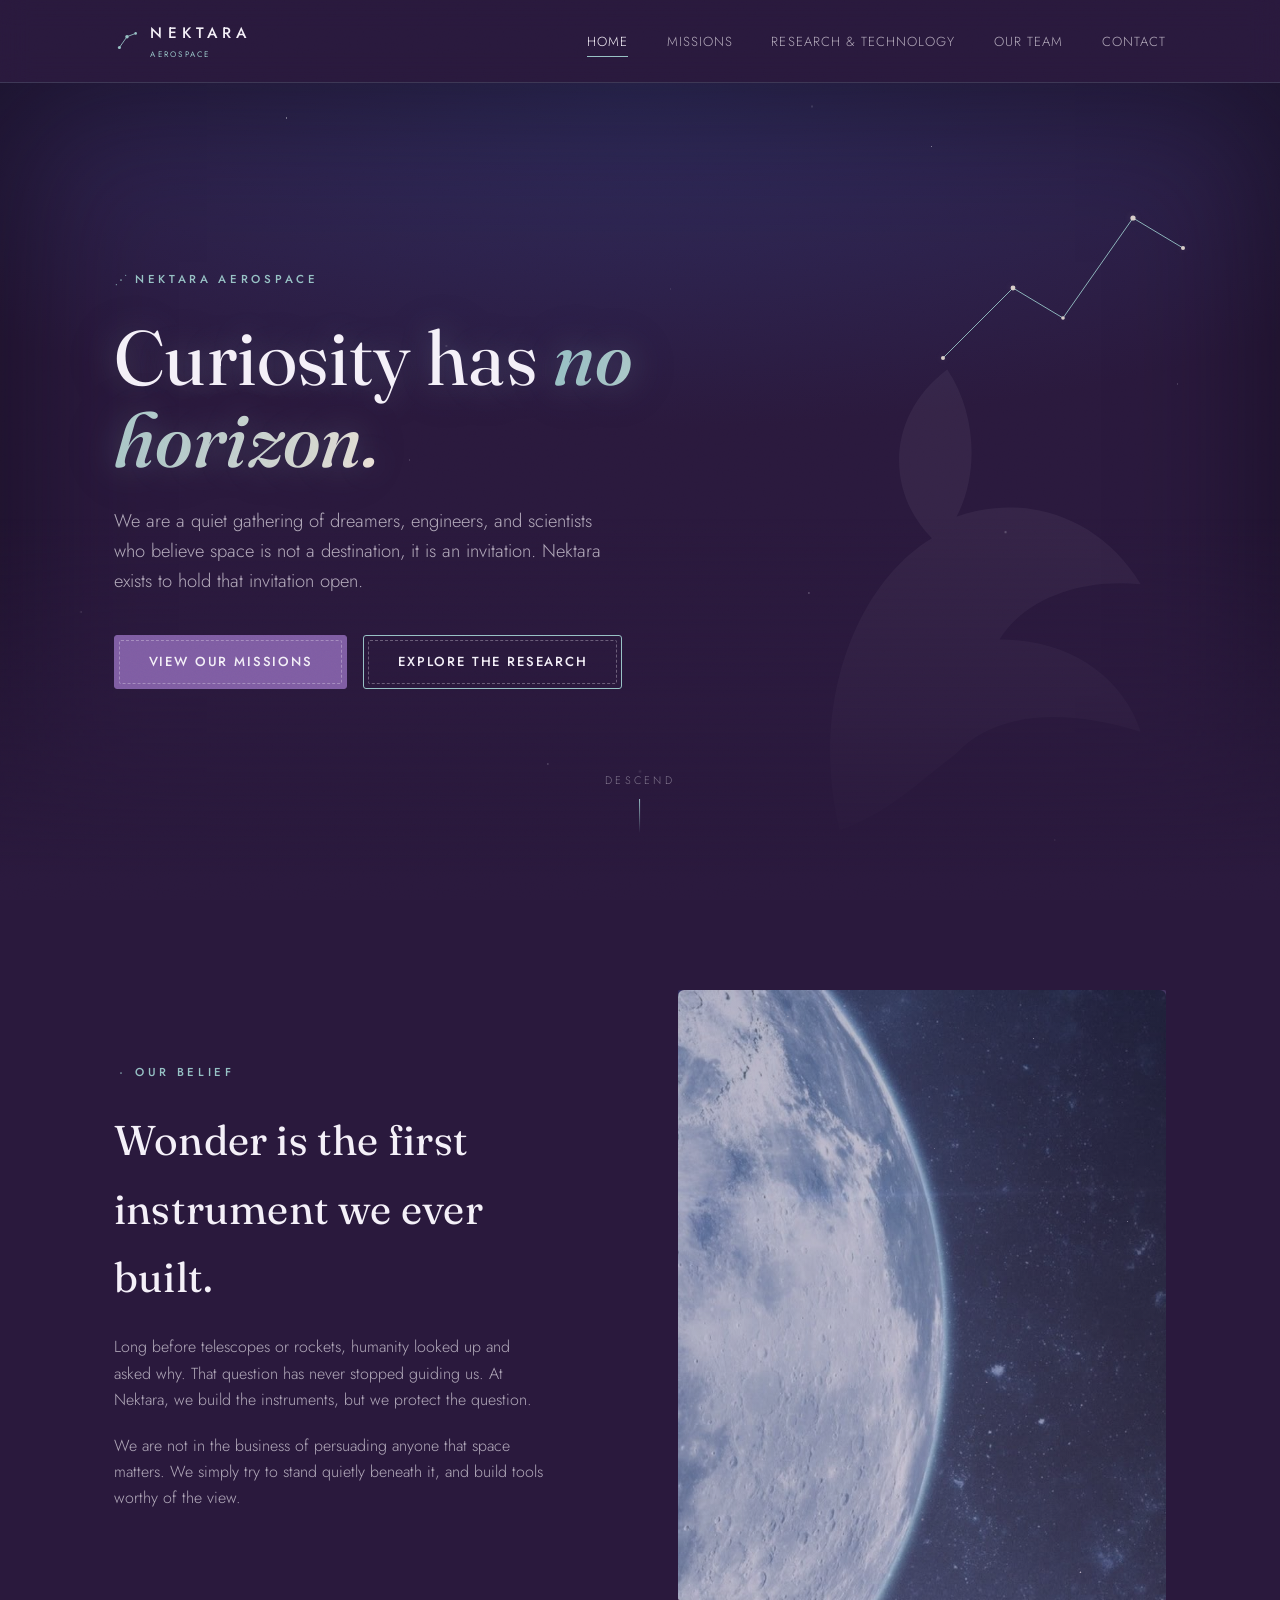
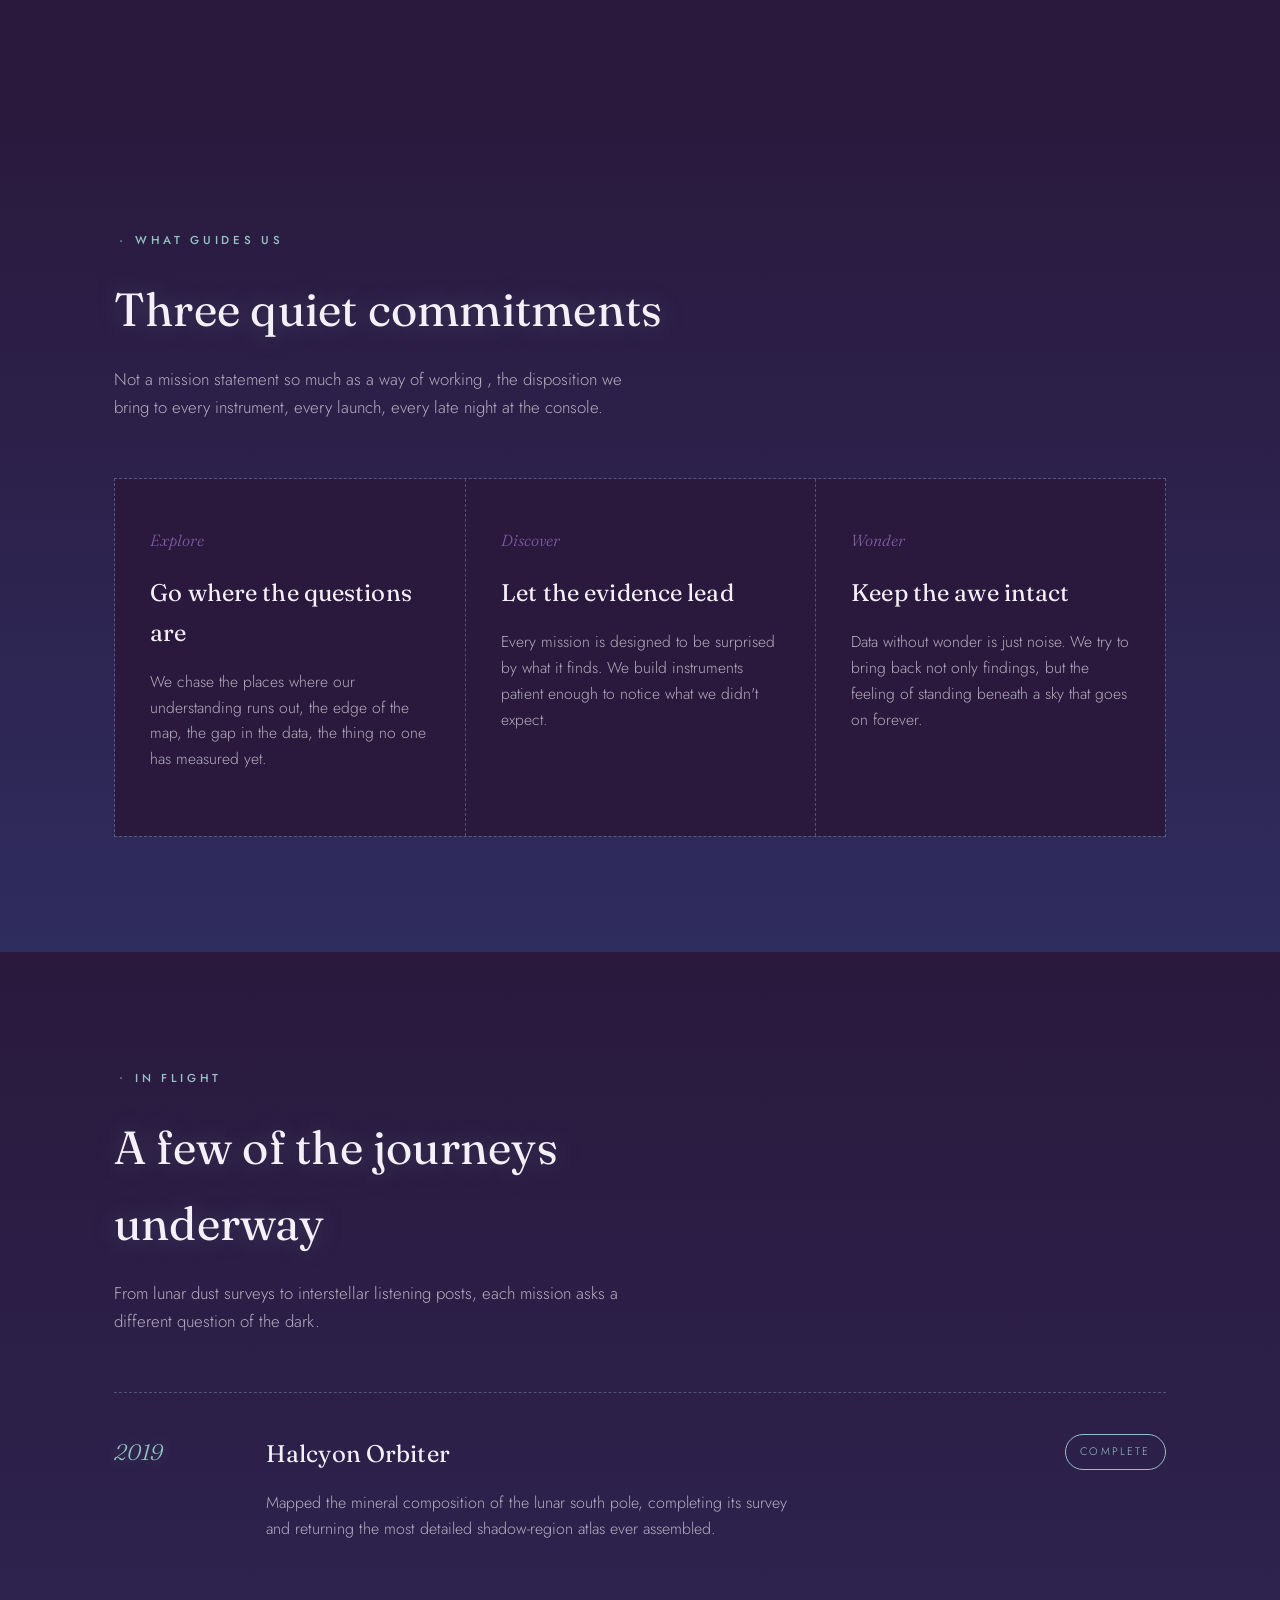
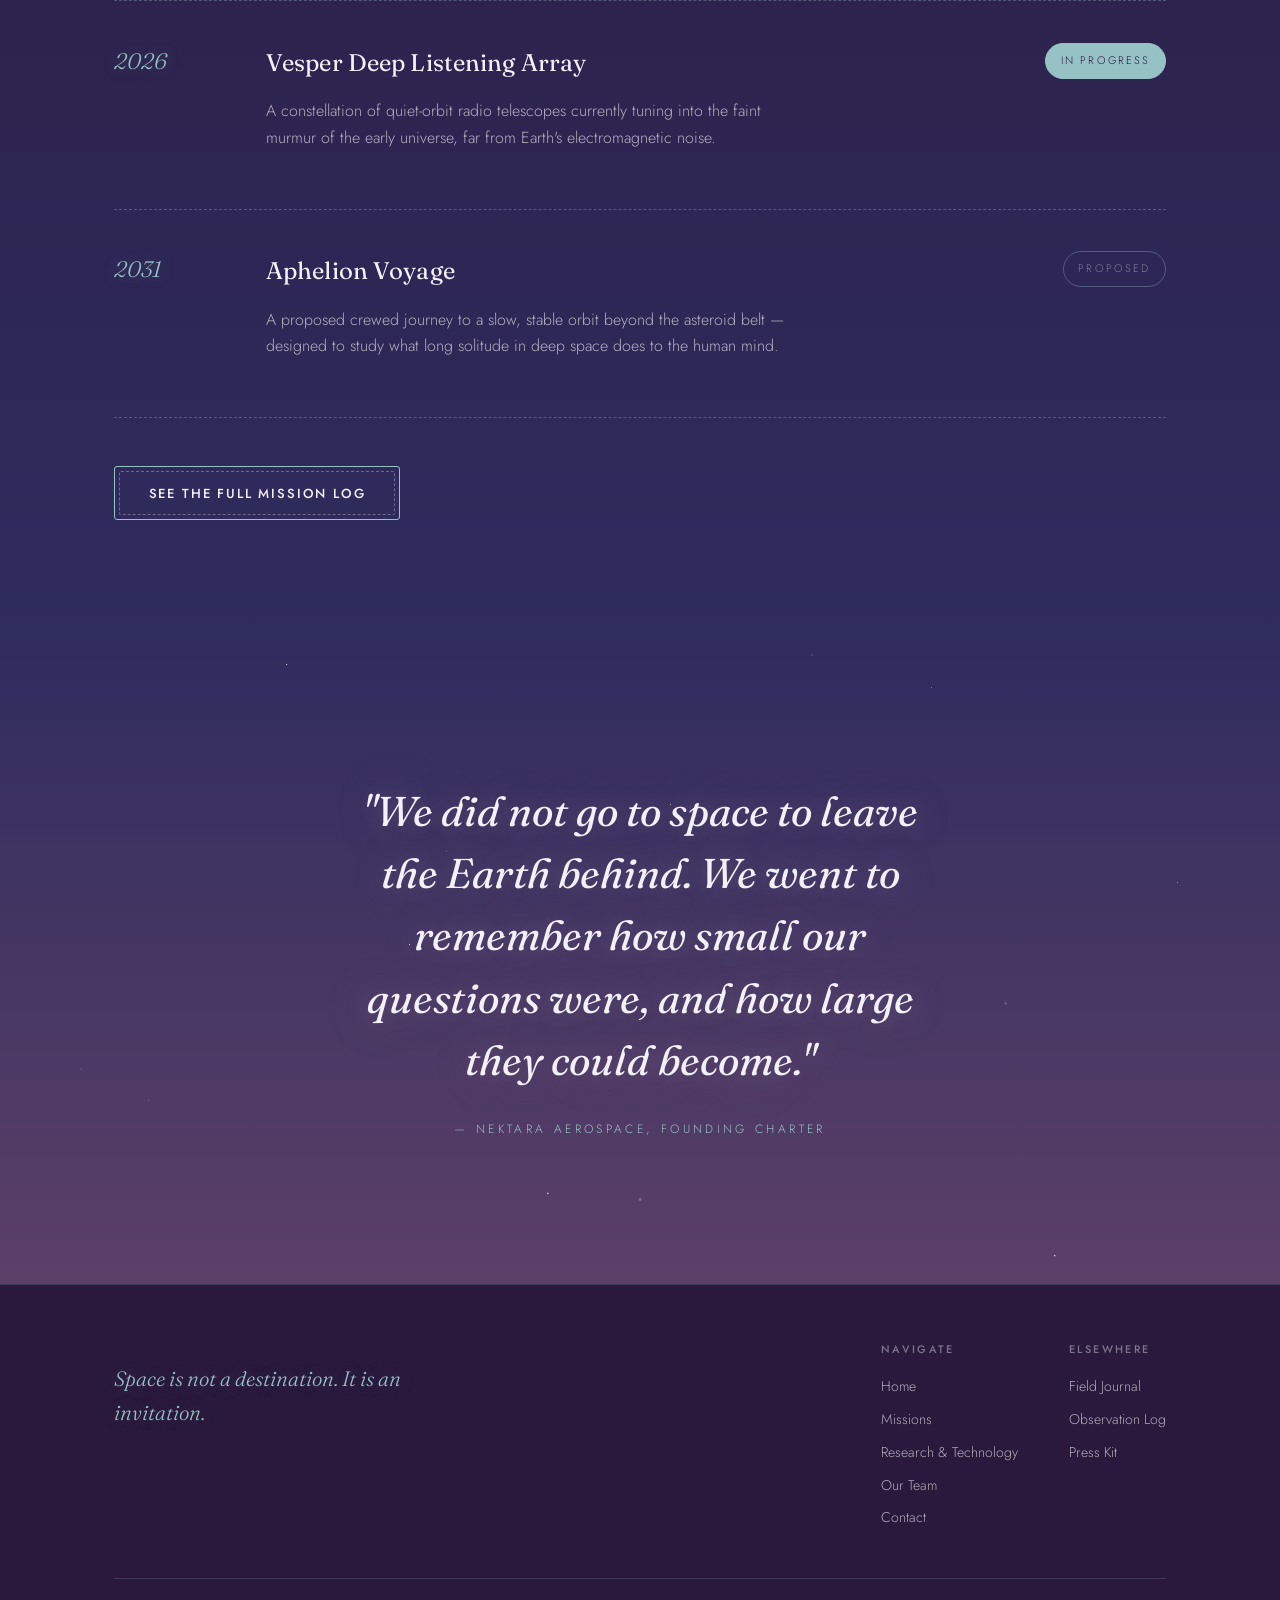
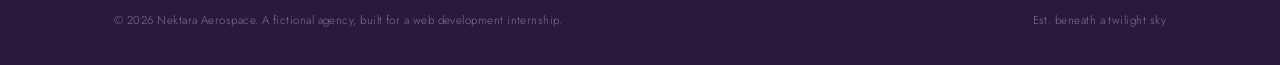
<file: index.html>
<!DOCTYPE html>
<html lang="en">
<head>
<meta charset="UTF-8">
<meta name="viewport" content="width=device-width, initial-scale=1.0">
<title>Nektara Aerospace — Curiosity Has No Horizon</title>
<meta name="description" content="Nektara Aerospace exists to celebrate humanity's curiosity and our timeless desire to explore the unknown.">
<link rel="stylesheet" href="style.css">
</head>
<body>

<header class="site-header">
  <nav class="nav">
    <a href="index.html" class="brand">
      <svg viewBox="0 0 24 24" fill="none"><circle cx="5" cy="18" r="1.4" fill="#97C2C5"/><circle cx="12" cy="8" r="1.6" fill="#97C2C5"/><circle cx="20" cy="5" r="1.2" fill="#97C2C5"/><path d="M5 18L12 8L20 5" stroke="#97C2C5" stroke-width="0.8"/></svg>
      <span>NEKTARA<small>AEROSPACE</small></span>
    </a>
    <input type="checkbox" id="navToggle" class="nav-toggle-checkbox">
    <ul class="nav-links">
      <li><a href="index.html" aria-current="page">Home</a></li>
      <li><a href="missions.html">Missions</a></li>
      <li><a href="research.html">Research &amp; Technology</a></li>
      <li><a href="team.html">Our Team</a></li>
      <li><a href="contact.html">Contact</a></li>
    </ul>
    <label for="navToggle" class="nav-toggle" aria-label="Toggle navigation">
      <svg width="18" height="12" viewBox="0 0 18 12" fill="none"><path d="M0 1H18M0 6H18M0 11H18" stroke="#F4F0F8"/></svg>
    </label>
  </nav>
</header>

<main>

  <!-- HERO -->
  <section class="hero">
    <div class="stars"></div>
    <svg class="constellation" style="top:12%; right:6%; width:280px; height:220px;" viewBox="0 0 280 220">
      <path d="M20 180 L90 110 L140 140 L210 40 L260 70"/>
      <circle cx="20" cy="180" r="2"/>
      <circle cx="90" cy="110" r="2.4"/>
      <circle cx="140" cy="140" r="1.8"/>
      <circle cx="210" cy="40" r="2.6"/>
      <circle cx="260" cy="70" r="2"/>
    </svg>
    <div class="hero-inner">
      <span class="eyebrow">
        <svg viewBox="0 0 24 24" fill="none"><circle cx="12" cy="12" r="1.5" fill="#97C2C5"/><circle cx="4" cy="20" r="1" fill="#97C2C5"/><circle cx="20" cy="4" r="1" fill="#97C2C5"/></svg>
        Nektara Aerospace
      </span>
      <h1>Curiosity has <em>no horizon.</em></h1>
      <p class="lede">We are a quiet gathering of dreamers, engineers, and scientists who believe space is not a destination, it is an invitation. Nektara exists to hold that invitation open.</p>
      <div class="hero-actions">
        <a href="missions.html" class="btn btn-solid">View our missions</a>
        <a href="research.html" class="btn">Explore the research</a>
      </div>
    </div>
    <div class="scroll-cue"><span>Descend</span><span class="line"></span></div>
  </section>

  <!-- INTRO SPLIT -->
  <section class="section section-dark">
    <div class="container split">
      <div class="reveal">
        <span class="eyebrow">
          <svg viewBox="0 0 24 24" fill="none"><circle cx="12" cy="12" r="1.5" fill="#97C2C5"/></svg>
          Our belief
        </span>
        <h2 style="font-size:clamp(1.9rem,3.6vw,2.6rem); margin:1.1rem 0 1.4rem; max-width:14ch;">Wonder is the first instrument we ever built.</h2>
        <p style="color:var(--paper-dim); max-width:48ch; margin-bottom:1.2rem;">Long before telescopes or rockets, humanity looked up and asked why. That question has never stopped guiding us. At Nektara, we build the instruments, but we protect the question.</p>
        <p style="color:var(--paper-dim); max-width:48ch;">We are not in the business of persuading anyone that space matters. We simply try to stand quietly beneath it, and build tools worthy of the view.</p>
      </div>
      <figure class="reveal reveal-delay-1">
        <div class="stars">
           <img src="images/moon.png" alt="A photograph of the Moon, taken from orbit, showing the surface in stark detail." style="width:100%; height:auto; border-radius:0.4rem;"> 
        </div>
      </figure>
    </div>
  </section>

  <!-- PILLARS -->
  <section class="section section-indigo">
    <div class="container">
      <div class="section-head reveal">
        <span class="eyebrow">
          <svg viewBox="0 0 24 24" fill="none"><circle cx="12" cy="12" r="1.5" fill="#97C2C5"/></svg>
          What guides us
        </span>
        <h2>Three quiet commitments</h2>
        <p>Not a mission statement so much as a way of working , the disposition we bring to every instrument, every launch, every late night at the console.</p>
      </div>
    </div>
    <div class="container">
      <div class="pillars">
        <div class="pillar reveal">
          <span class="num">Explore</span>
          <h3>Go where the questions are</h3>
          <p>We chase the places where our understanding runs out, the edge of the map, the gap in the data, the thing no one has measured yet.</p>
        </div>
        <div class="pillar reveal reveal-delay-1">
          <span class="num">Discover</span>
          <h3>Let the evidence lead</h3>
          <p>Every mission is designed to be surprised by what it finds. We build instruments patient enough to notice what we didn't expect.</p>
        </div>
        <div class="pillar reveal reveal-delay-2">
          <span class="num">Wonder</span>
          <h3>Keep the awe intact</h3>
          <p>Data without wonder is just noise. We try to bring back not only findings, but the feeling of standing beneath a sky that goes on forever.</p>
        </div>
      </div>
    </div>
  </section>

  <!-- MISSION PREVIEW STRIP -->
  <section class="section section-indigo">
    <div class="container">
      <div class="section-head reveal">
        <span class="eyebrow">
          <svg viewBox="0 0 24 24" fill="none"><circle cx="12" cy="12" r="1.5" fill="#97C2C5"/></svg>
          In flight
        </span>
        <h2>A few of the journeys underway</h2>
        <p>From lunar dust surveys to interstellar listening posts, each mission asks a different question of the dark.</p>
      </div>
      <div class="mission-list">
        <div class="mission reveal">
          <span class="year">2019</span>
          <div>
            <h3>Halcyon Orbiter</h3>
            <p>Mapped the mineral composition of the lunar south pole, completing its survey and returning the most detailed shadow-region atlas ever assembled.</p>
          </div>
          <span class="status complete">Complete</span>
        </div>
        <div class="mission reveal reveal-delay-1">
          <span class="year">2026</span>
          <div>
            <h3>Vesper Deep Listening Array</h3>
            <p>A constellation of quiet-orbit radio telescopes currently tuning into the faint murmur of the early universe, far from Earth's electromagnetic noise.</p>
          </div>
          <span class="status active">In progress</span>
        </div>
        <div class="mission reveal reveal-delay-2">
          <span class="year">2031</span>
          <div>
            <h3>Aphelion Voyage</h3>
            <p>A proposed crewed journey to a slow, stable orbit beyond the asteroid belt — designed to study what long solitude in deep space does to the human mind.</p>
          </div>
          <span class="status future">Proposed</span>
        </div>
      </div>
      <div style="margin-top:3rem;" class="reveal">
        <a href="missions.html" class="btn">See the full mission log</a>
      </div>
    </div>
  </section>

  <!-- MANIFESTO -->
  <section class="section section-plum manifesto">
    <div class="stars" style="position:absolute; inset:0;"></div>
    <div class="container" style="position:relative; z-index:1;">
      <blockquote class="reveal">"We did not go to space to leave the Earth behind. We went to remember how small our questions were, and how large they could become."</blockquote>
      <cite class="reveal reveal-delay-1">— Nektara Aerospace, founding charter</cite>
    </div>
  </section>

</main>

<footer class="site-footer">
  <div class="container">
    <div class="footer-top">
      <p class="footer-tagline">Space is not a destination. It is an invitation.</p>
      <div class="footer-links">
        <div class="footer-col">
          <h4>Navigate</h4>
          <a href="index.html">Home</a>
          <a href="missions.html">Missions</a>
          <a href="research.html">Research &amp; Technology</a>
          <a href="team.html">Our Team</a>
          <a href="contact.html">Contact</a>
        </div>
        <div class="footer-col">
          <h4>Elsewhere</h4>
          <span>Field Journal</span>
          <span>Observation Log</span>
          <span>Press Kit</span>
        </div>
      </div>
    </div>
    <div class="footer-bottom">
      <span>&copy; 2026 Nektara Aerospace. A fictional agency, built for a web development internship.</span>
      <span>Est. beneath a twilight sky</span>
    </div>
  </div>
</footer>

</body>
</html>
</file>
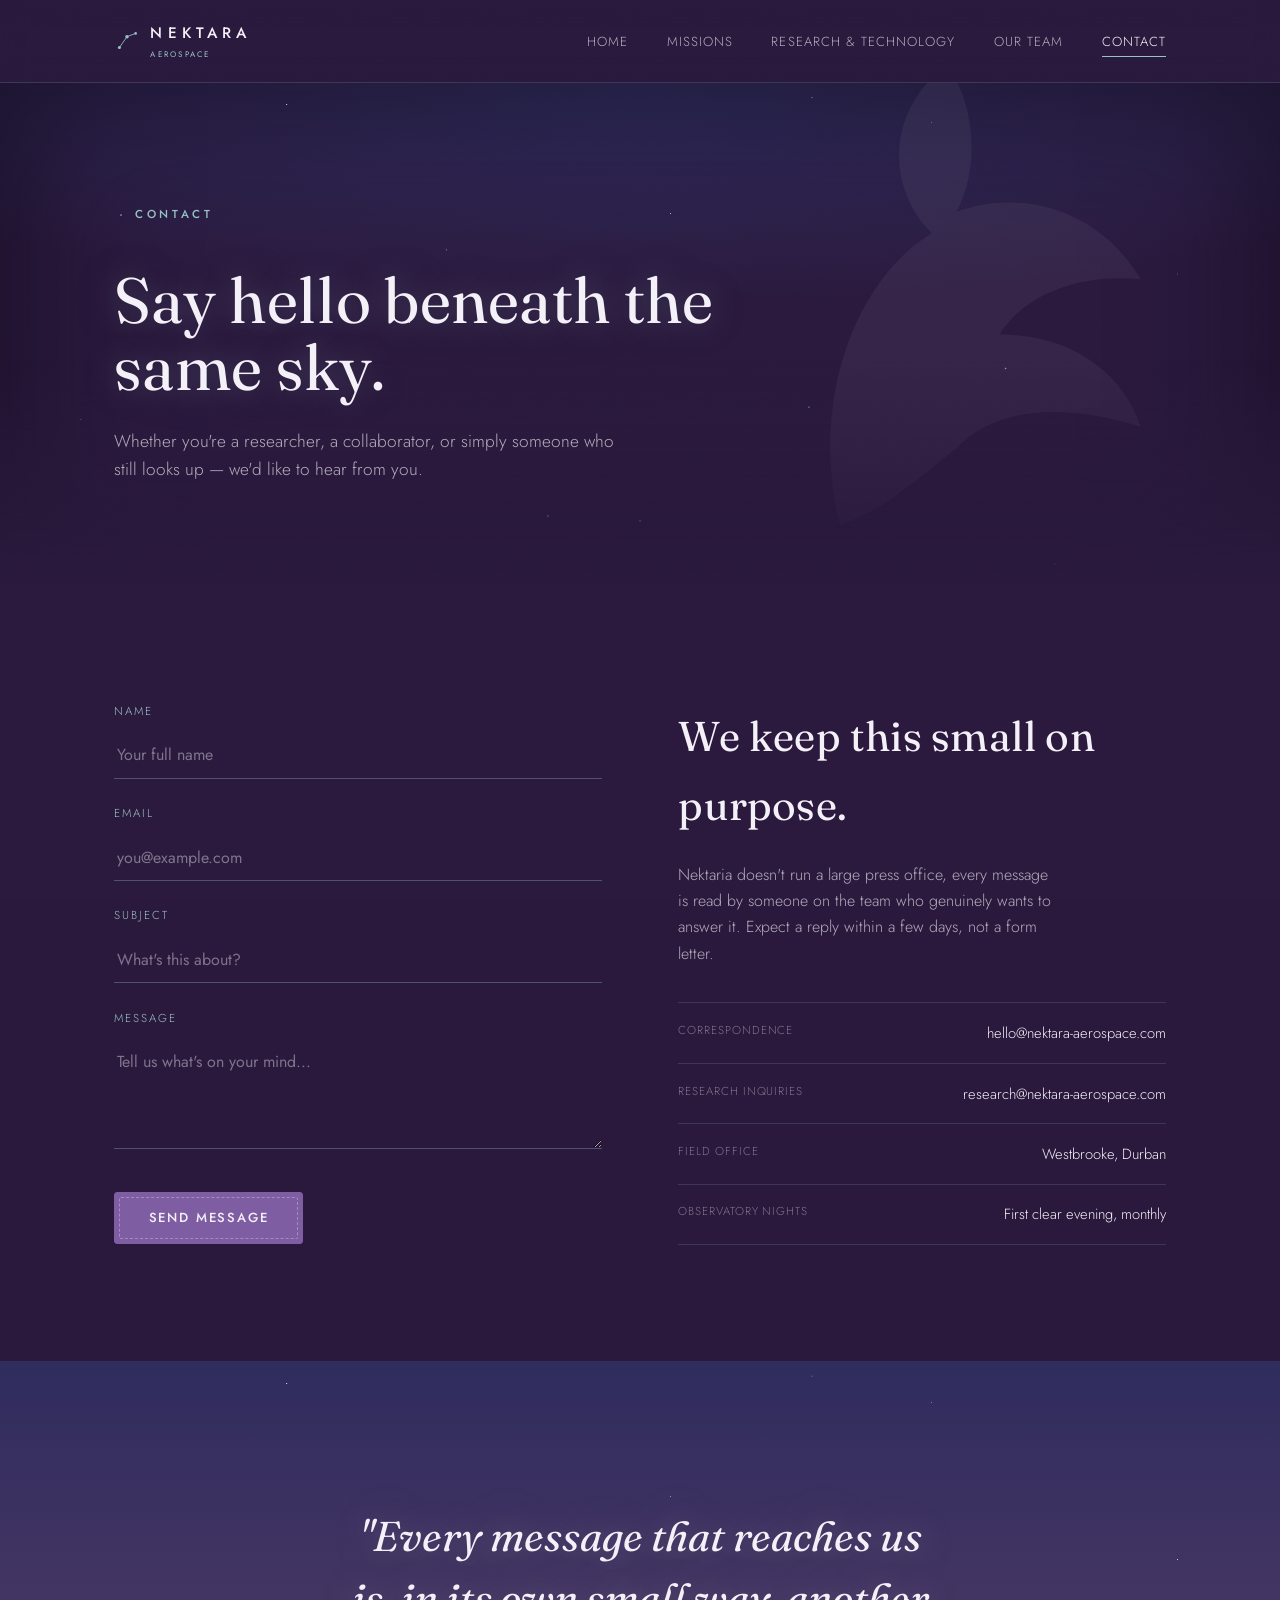
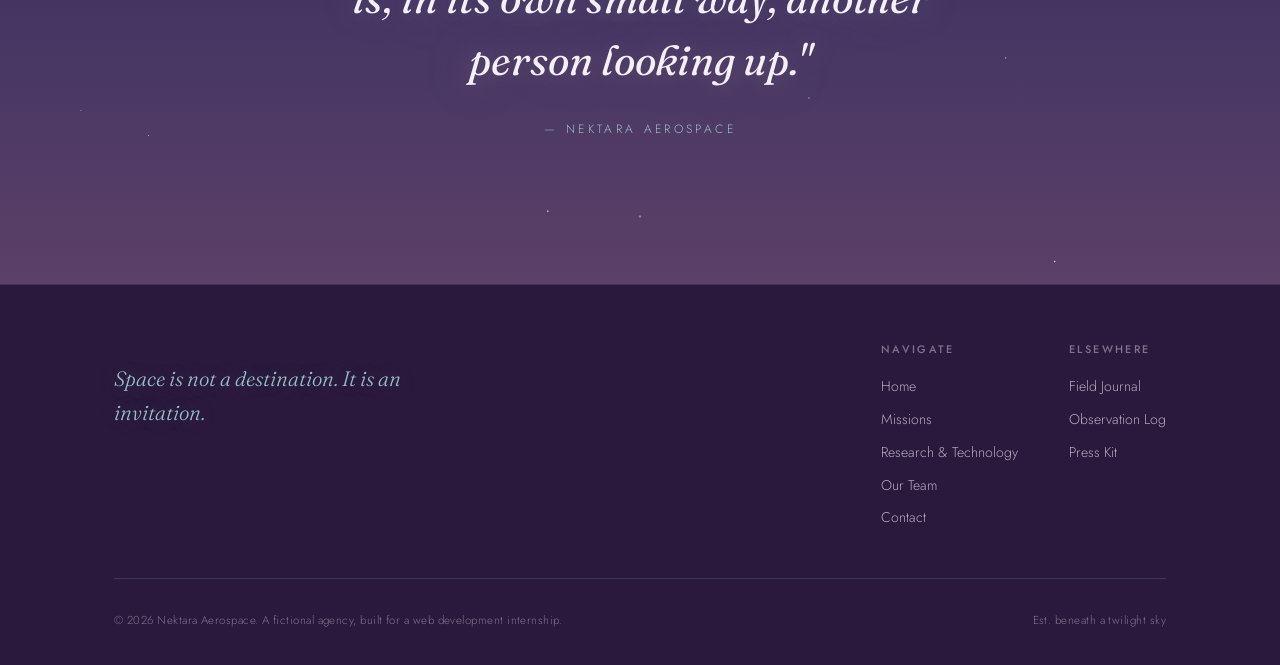
<file: contact.html>
<!DOCTYPE html>
<html lang="en">
<head>
<meta charset="UTF-8">
<meta name="viewport" content="width=device-width, initial-scale=1.0">
<title>Contact — Nektara Aerospace</title>
<meta name="description" content="Connect with Nektara Aerospace and learn more about our vision.">
<link rel="stylesheet" href="style.css">
</head>
<body>

<header class="site-header">
  <nav class="nav">
    <a href="index.html" class="brand">
      <svg viewBox="0 0 24 24" fill="none"><circle cx="5" cy="18" r="1.4" fill="#97C2C5"/><circle cx="12" cy="8" r="1.6" fill="#97C2C5"/><circle cx="20" cy="5" r="1.2" fill="#97C2C5"/><path d="M5 18L12 8L20 5" stroke="#97C2C5" stroke-width="0.8"/></svg>
      <span>NEKTARA<small>AEROSPACE</small></span>
    </a>
    <input type="checkbox" id="navToggle" class="nav-toggle-checkbox">
    <ul class="nav-links">
      <li><a href="index.html">Home</a></li>
      <li><a href="missions.html">Missions</a></li>
      <li><a href="research.html">Research &amp; Technology</a></li>
      <li><a href="team.html">Our Team</a></li>
      <li><a href="contact.html" aria-current="page">Contact</a></li>
    </ul>
    <label for="navToggle" class="nav-toggle" aria-label="Toggle navigation">
      <svg width="18" height="12" viewBox="0 0 18 12" fill="none"><path d="M0 1H18M0 6H18M0 11H18" stroke="#F4F0F8"/></svg>
    </label>
  </nav>
</header>

<main>

  <section class="hero short page-banner">
    <div class="stars"></div>
    <div class="hero-inner">
      <span class="eyebrow">
        <svg viewBox="0 0 24 24" fill="none"><circle cx="12" cy="12" r="1.5" fill="#97C2C5"/></svg>
        Contact
      </span>
      <h1>Say hello beneath the same sky.</h1>
      <p class="lede">Whether you're a researcher, a collaborator, or simply someone who still looks up — we'd like to hear from you.</p>
    </div>
  </section>

  <section class="section section-dark">
    <div class="container contact-grid">

      <div class="reveal">
        <form class="contact-form">
          <div class="field">
            <label for="name">Name</label>
            <input type="text" id="name" name="name" placeholder="Your full name" required>
          </div>
          <div class="field">
            <label for="email">Email</label>
            <input type="email" id="email" name="email" placeholder="you@example.com" required>
          </div>
          <div class="field">
            <label for="subject">Subject</label>
            <input type="text" id="subject" name="subject" placeholder="What's this about?">
          </div>
          <div class="field">
            <label for="message">Message</label>
            <textarea id="message" name="message" placeholder="Tell us what's on your mind..." required></textarea>
          </div>
          <button type="submit" class="btn btn-solid" style="margin-top:0.6rem;">Send message</button>
        </form>
      </div>

      <div class="contact-info reveal reveal-delay-1">
        <h2>We keep this small on purpose.</h2>
        <p>Nektaria doesn't run a large press office, every message is read by someone on the team who genuinely wants to answer it. Expect a reply within a few days, not a form letter.</p>
        <div class="info-row"><span>Correspondence</span><span>hello@nektara-aerospace.com</span></div>
        <div class="info-row"><span>Research inquiries</span><span>research@nektara-aerospace.com</span></div>
        <div class="info-row"><span>Field office</span><span>Westbrooke, Durban</span></div>
        <div class="info-row"><span>Observatory nights</span><span>First clear evening, monthly</span></div>
      </div>

    </div>
  </section>

  <section class="section section-plum manifesto">
    <div class="stars" style="position:absolute; inset:0;"></div>
    <div class="container" style="position:relative; z-index:1;">
      <blockquote class="reveal">"Every message that reaches us is, in its own small way, another person looking up."</blockquote>
      <cite class="reveal reveal-delay-1">— Nektara Aerospace</cite>
    </div>
  </section>

</main>

<footer class="site-footer">
  <div class="container">
    <div class="footer-top">
      <p class="footer-tagline">Space is not a destination. It is an invitation.</p>
      <div class="footer-links">
        <div class="footer-col">
          <h4>Navigate</h4>
          <a href="index.html">Home</a>
          <a href="missions.html">Missions</a>
          <a href="research.html">Research &amp; Technology</a>
          <a href="team.html">Our Team</a>
          <a href="contact.html">Contact</a>
        </div>
        <div class="footer-col">
          <h4>Elsewhere</h4>
          <span>Field Journal</span>
          <span>Observation Log</span>
          <span>Press Kit</span>
        </div>
      </div>
    </div>
    <div class="footer-bottom">
      <span>&copy; 2026 Nektara Aerospace. A fictional agency, built for a web development internship.</span>
      <span>Est. beneath a twilight sky</span>
    </div>
  </div>
</footer>

</body>
</html>
</file>
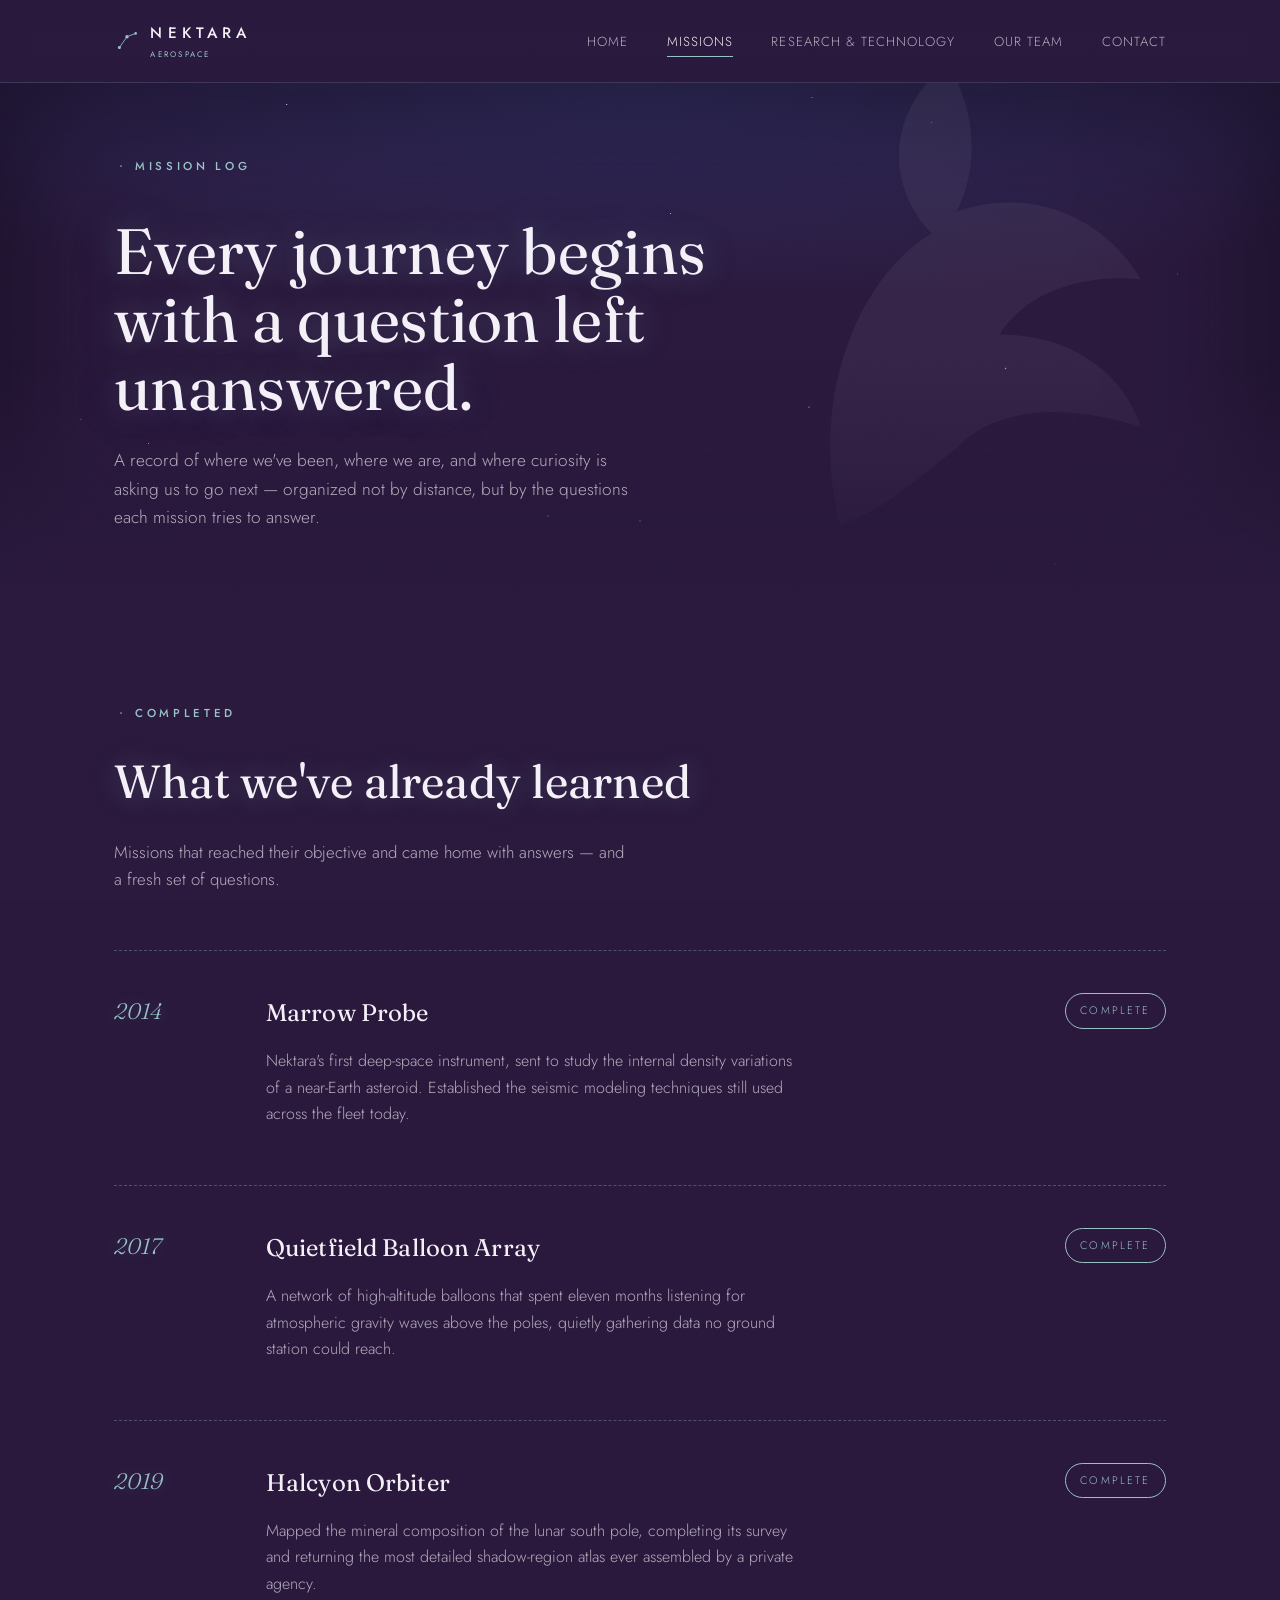
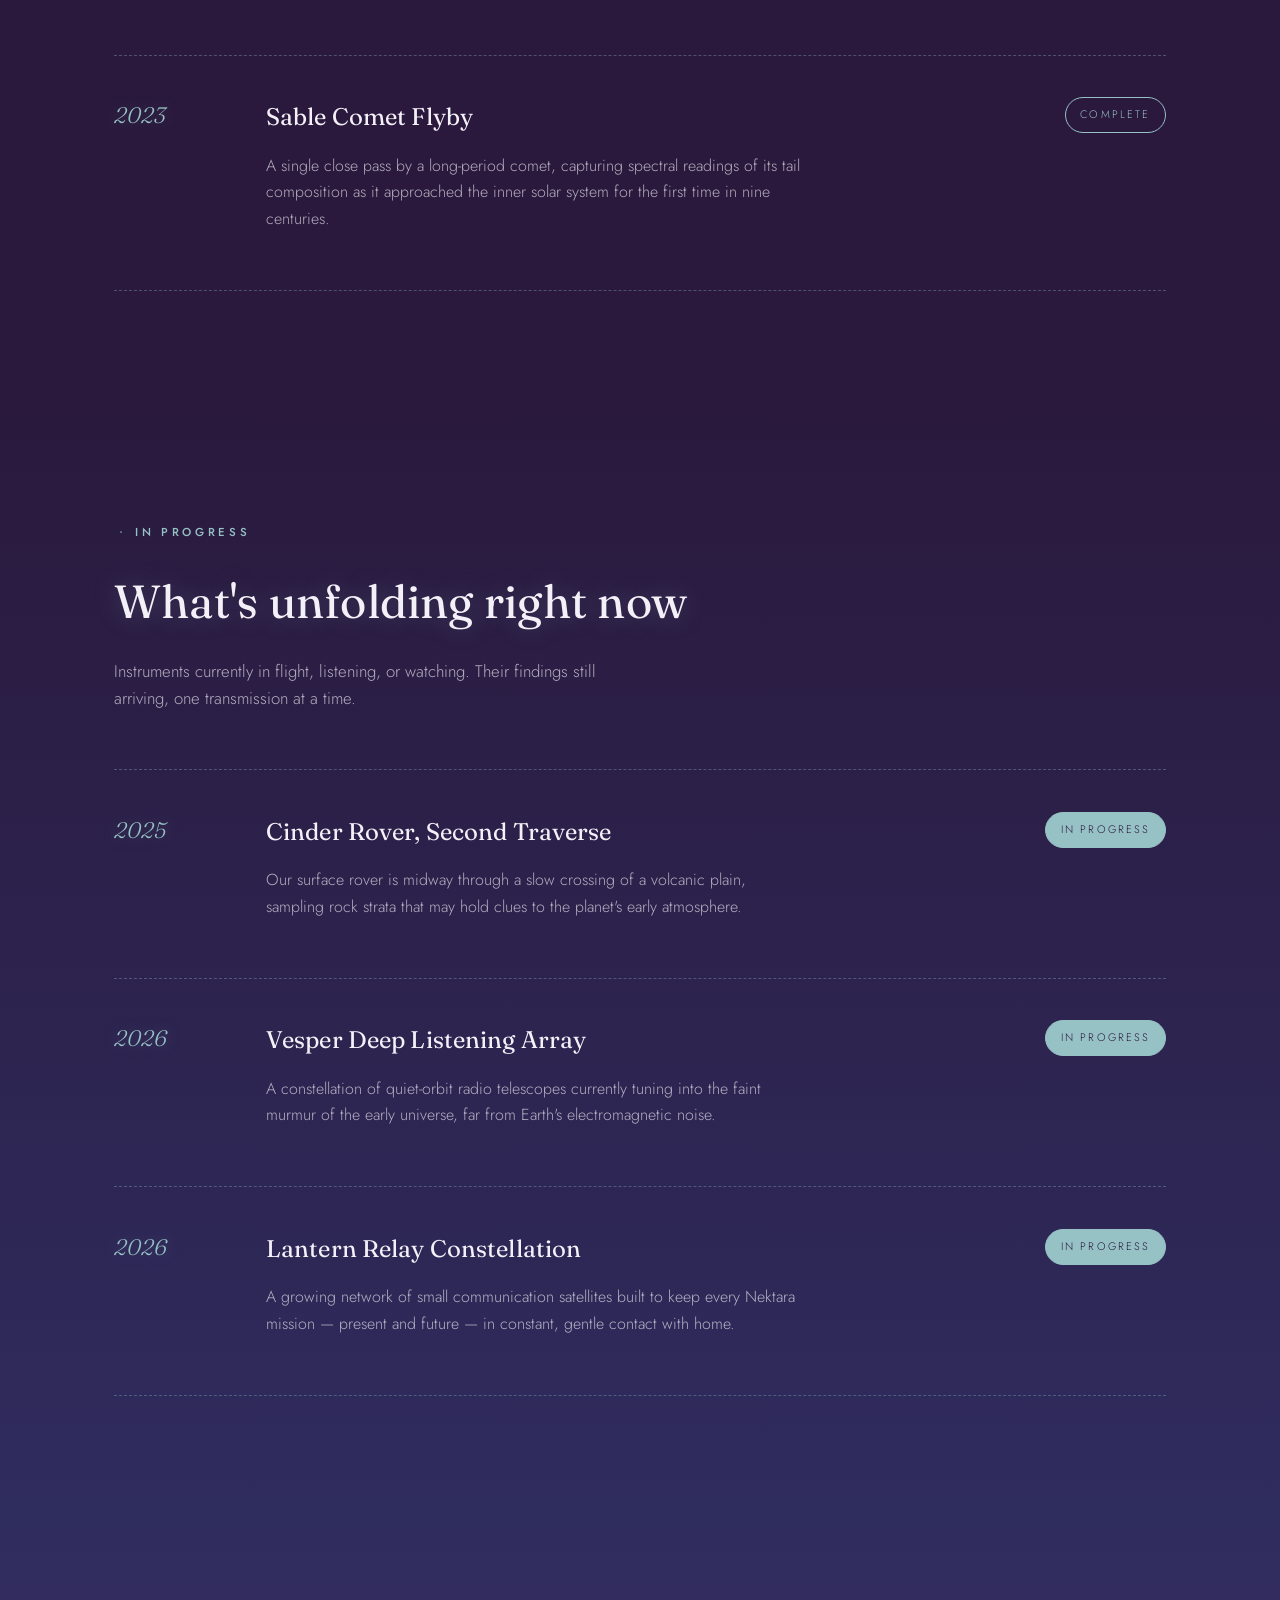
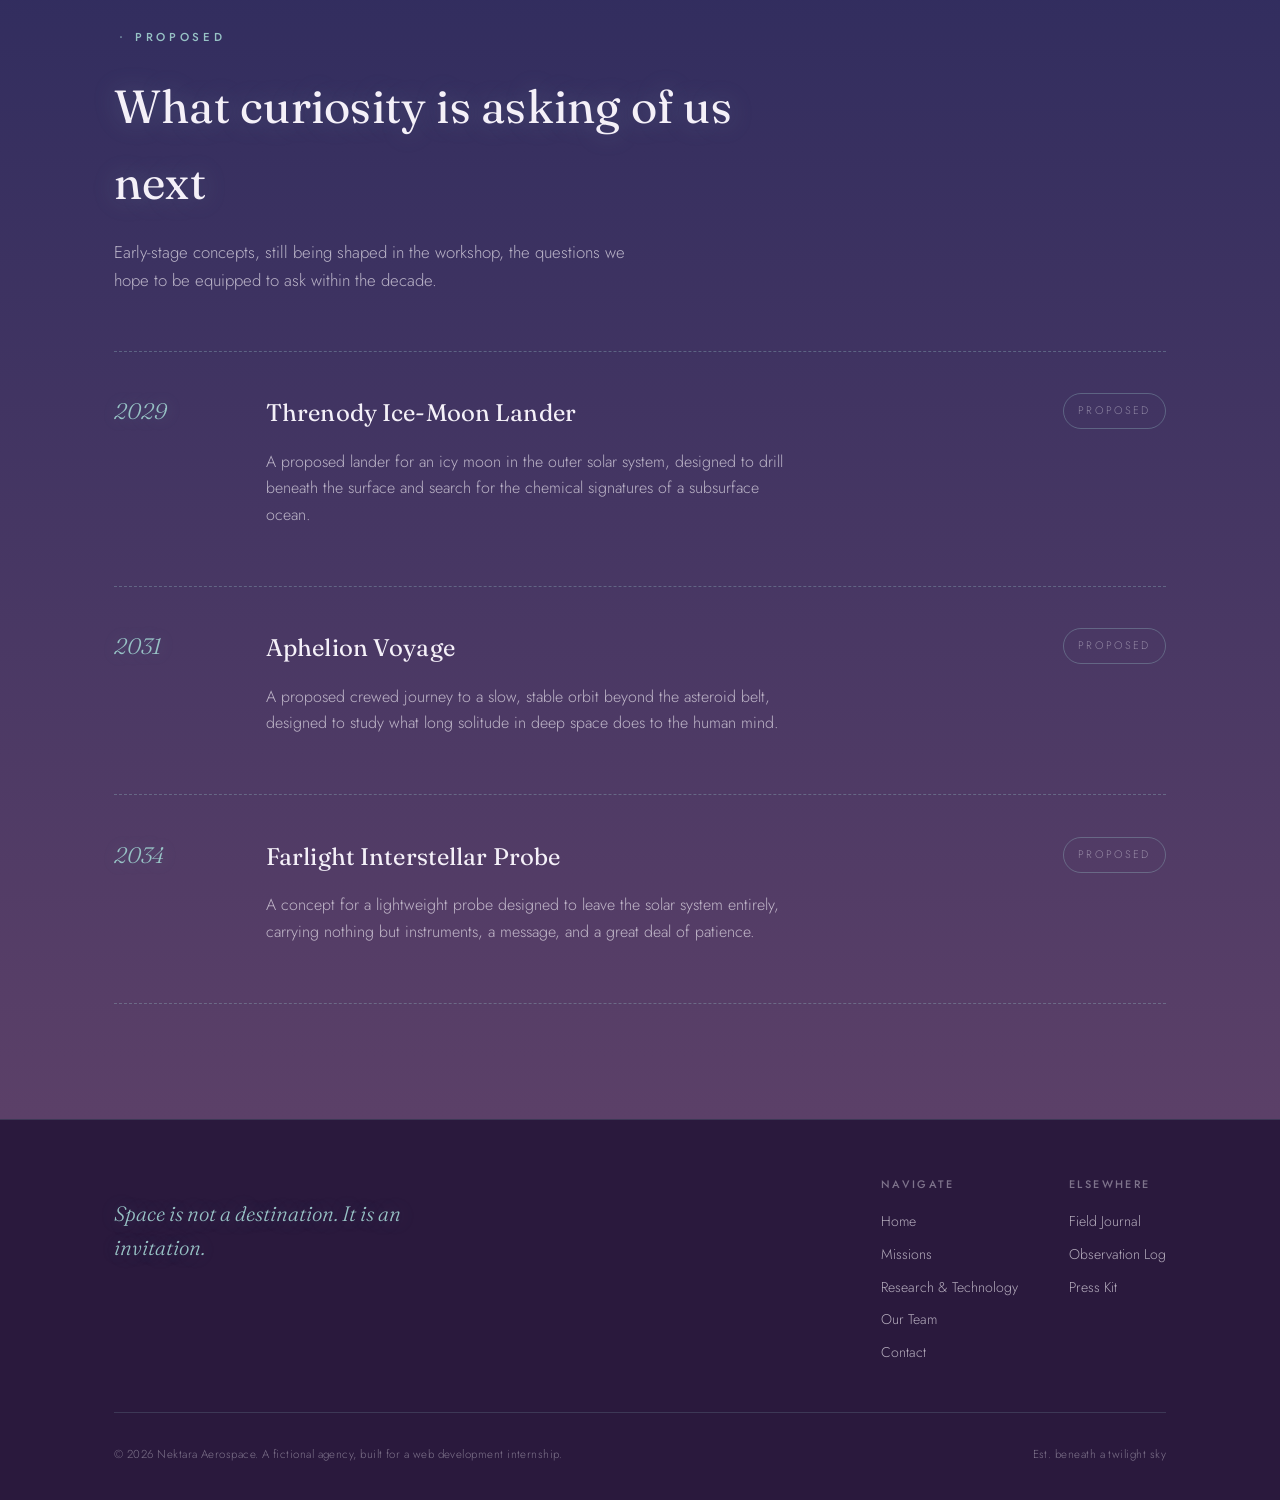
<file: missions.html>
<!DOCTYPE html>
<html lang="en">
<head>
<meta charset="UTF-8">
<meta name="viewport" content="width=device-width, initial-scale=1.0">
<title>Missions — Nektara Aerospace</title>
<meta name="description" content="Fictional past, present, and future missions from Nektara Aerospace, tracing humanity's pursuit of discovery across the solar system and beyond.">
<link rel="stylesheet" href="style.css">
</head>
<body>

<header class="site-header">
  <nav class="nav">
    <a href="index.html" class="brand">
      <svg viewBox="0 0 24 24" fill="none"><circle cx="5" cy="18" r="1.4" fill="#97C2C5"/><circle cx="12" cy="8" r="1.6" fill="#97C2C5"/><circle cx="20" cy="5" r="1.2" fill="#97C2C5"/><path d="M5 18L12 8L20 5" stroke="#97C2C5" stroke-width="0.8"/></svg>
      <span>NEKTARA<small>AEROSPACE</small></span>
    </a>
    <input type="checkbox" id="navToggle" class="nav-toggle-checkbox">
    <ul class="nav-links">
      <li><a href="index.html">Home</a></li>
      <li><a href="missions.html" aria-current="page">Missions</a></li>
      <li><a href="research.html">Research &amp; Technology</a></li>
      <li><a href="team.html">Our Team</a></li>
      <li><a href="contact.html">Contact</a></li>
    </ul>
    <label for="navToggle" class="nav-toggle" aria-label="Toggle navigation">
      <svg width="18" height="12" viewBox="0 0 18 12" fill="none"><path d="M0 1H18M0 6H18M0 11H18" stroke="#F4F0F8"/></svg>
    </label>
  </nav>
</header>

<main>

  <section class="hero short page-banner">
    <div class="stars"></div>
    <div class="hero-inner">
      <span class="eyebrow">
        <svg viewBox="0 0 24 24" fill="none"><circle cx="12" cy="12" r="1.5" fill="#97C2C5"/></svg>
        Mission Log
      </span>
      <h1>Every journey begins with a question left unanswered.</h1>
      <p class="lede">A record of where we've been, where we are, and where curiosity is asking us to go next — organized not by distance, but by the questions each mission tries to answer.</p>
    </div>
  </section>

  <!-- PAST -->
  <section class="section section-dark">
    <div class="container">
      <div class="section-head reveal">
        <span class="eyebrow"><svg viewBox="0 0 24 24" fill="none"><circle cx="12" cy="12" r="1.5" fill="#97C2C5"/></svg>Completed</span>
        <h2>What we've already learned</h2>
        <p>Missions that reached their objective and came home with answers — and a fresh set of questions.</p>
      </div>
      <div class="mission-list">
        <div class="mission reveal">
          <span class="year">2014</span>
          <div>
            <h3>Marrow Probe</h3>
            <p>Nektara's first deep-space instrument, sent to study the internal density variations of a near-Earth asteroid. Established the seismic modeling techniques still used across the fleet today.</p>
          </div>
          <span class="status complete">Complete</span>
        </div>
        <div class="mission reveal reveal-delay-1">
          <span class="year">2017</span>
          <div>
            <h3>Quietfield Balloon Array</h3>
            <p>A network of high-altitude balloons that spent eleven months listening for atmospheric gravity waves above the poles, quietly gathering data no ground station could reach.</p>
          </div>
          <span class="status complete">Complete</span>
        </div>
        <div class="mission reveal reveal-delay-2">
          <span class="year">2019</span>
          <div>
            <h3>Halcyon Orbiter</h3>
            <p>Mapped the mineral composition of the lunar south pole, completing its survey and returning the most detailed shadow-region atlas ever assembled by a private agency.</p>
          </div>
          <span class="status complete">Complete</span>
        </div>
        <div class="mission reveal">
          <span class="year">2023</span>
          <div>
            <h3>Sable Comet Flyby</h3>
            <p>A single close pass by a long-period comet, capturing spectral readings of its tail composition as it approached the inner solar system for the first time in nine centuries.</p>
          </div>
          <span class="status complete">Complete</span>
        </div>
      </div>
    </div>
  </section>

  <!-- PRESENT -->
  <section class="section section-indigo">
    <div class="container">
      <div class="section-head reveal">
        <span class="eyebrow"><svg viewBox="0 0 24 24" fill="none"><circle cx="12" cy="12" r="1.5" fill="#97C2C5"/></svg>In Progress</span>
        <h2>What's unfolding right now</h2>
        <p>Instruments currently in flight, listening, or watching. Their findings still arriving, one transmission at a time.</p>
      </div>
      <div class="mission-list">
        <div class="mission reveal">
          <span class="year">2025</span>
          <div>
            <h3>Cinder Rover, Second Traverse</h3>
            <p>Our surface rover is midway through a slow crossing of a volcanic plain, sampling rock strata that may hold clues to the planet's early atmosphere.</p>
          </div>
          <span class="status active">In progress</span>
        </div>
        <div class="mission reveal reveal-delay-1">
          <span class="year">2026</span>
          <div>
            <h3>Vesper Deep Listening Array</h3>
            <p>A constellation of quiet-orbit radio telescopes currently tuning into the faint murmur of the early universe, far from Earth's electromagnetic noise.</p>
          </div>
          <span class="status active">In progress</span>
        </div>
        <div class="mission reveal reveal-delay-2">
          <span class="year">2026</span>
          <div>
            <h3>Lantern Relay Constellation</h3>
            <p>A growing network of small communication satellites built to keep every Nektara mission — present and future — in constant, gentle contact with home.</p>
          </div>
          <span class="status active">In progress</span>
        </div>
      </div>
    </div>
  </section>

  <!-- FUTURE -->
  <section class="section section-plum">
    <div class="container">
      <div class="section-head reveal">
        <span class="eyebrow"><svg viewBox="0 0 24 24" fill="none"><circle cx="12" cy="12" r="1.5" fill="#97C2C5"/></svg>Proposed</span>
        <h2>What curiosity is asking of us next</h2>
        <p>Early-stage concepts, still being shaped in the workshop, the questions we hope to be equipped to ask within the decade.</p>
      </div>
      <div class="mission-list">
        <div class="mission reveal">
          <span class="year">2029</span>
          <div>
            <h3>Threnody Ice-Moon Lander</h3>
            <p>A proposed lander for an icy moon in the outer solar system, designed to drill beneath the surface and search for the chemical signatures of a subsurface ocean.</p>
          </div>
          <span class="status future">Proposed</span>
        </div>
        <div class="mission reveal reveal-delay-1">
          <span class="year">2031</span>
          <div>
            <h3>Aphelion Voyage</h3>
            <p>A proposed crewed journey to a slow, stable orbit beyond the asteroid belt, designed to study what long solitude in deep space does to the human mind.</p>
          </div>
          <span class="status future">Proposed</span>
        </div>
        <div class="mission reveal reveal-delay-2">
          <span class="year">2034</span>
          <div>
            <h3>Farlight Interstellar Probe</h3>
            <p>A concept for a lightweight probe designed to leave the solar system entirely, carrying nothing but instruments, a message, and a great deal of patience.</p>
          </div>
          <span class="status future">Proposed</span>
        </div>
      </div>
    </div>
  </section>

</main>

<footer class="site-footer">
  <div class="container">
    <div class="footer-top">
      <p class="footer-tagline">Space is not a destination. It is an invitation.</p>
      <div class="footer-links">
        <div class="footer-col">
          <h4>Navigate</h4>
          <a href="index.html">Home</a>
          <a href="missions.html">Missions</a>
          <a href="research.html">Research &amp; Technology</a>
          <a href="team.html">Our Team</a>
          <a href="contact.html">Contact</a>
        </div>
        <div class="footer-col">
          <h4>Elsewhere</h4>
          <span>Field Journal</span>
          <span>Observation Log</span>
          <span>Press Kit</span>
        </div>
      </div>
    </div>
    <div class="footer-bottom">
      <span>&copy; 2026 Nektara Aerospace. A fictional agency, built for a web development internship.</span>
      <span>Est. beneath a twilight sky</span>
    </div>
  </div>
</footer>

</body>
</html>
</file>
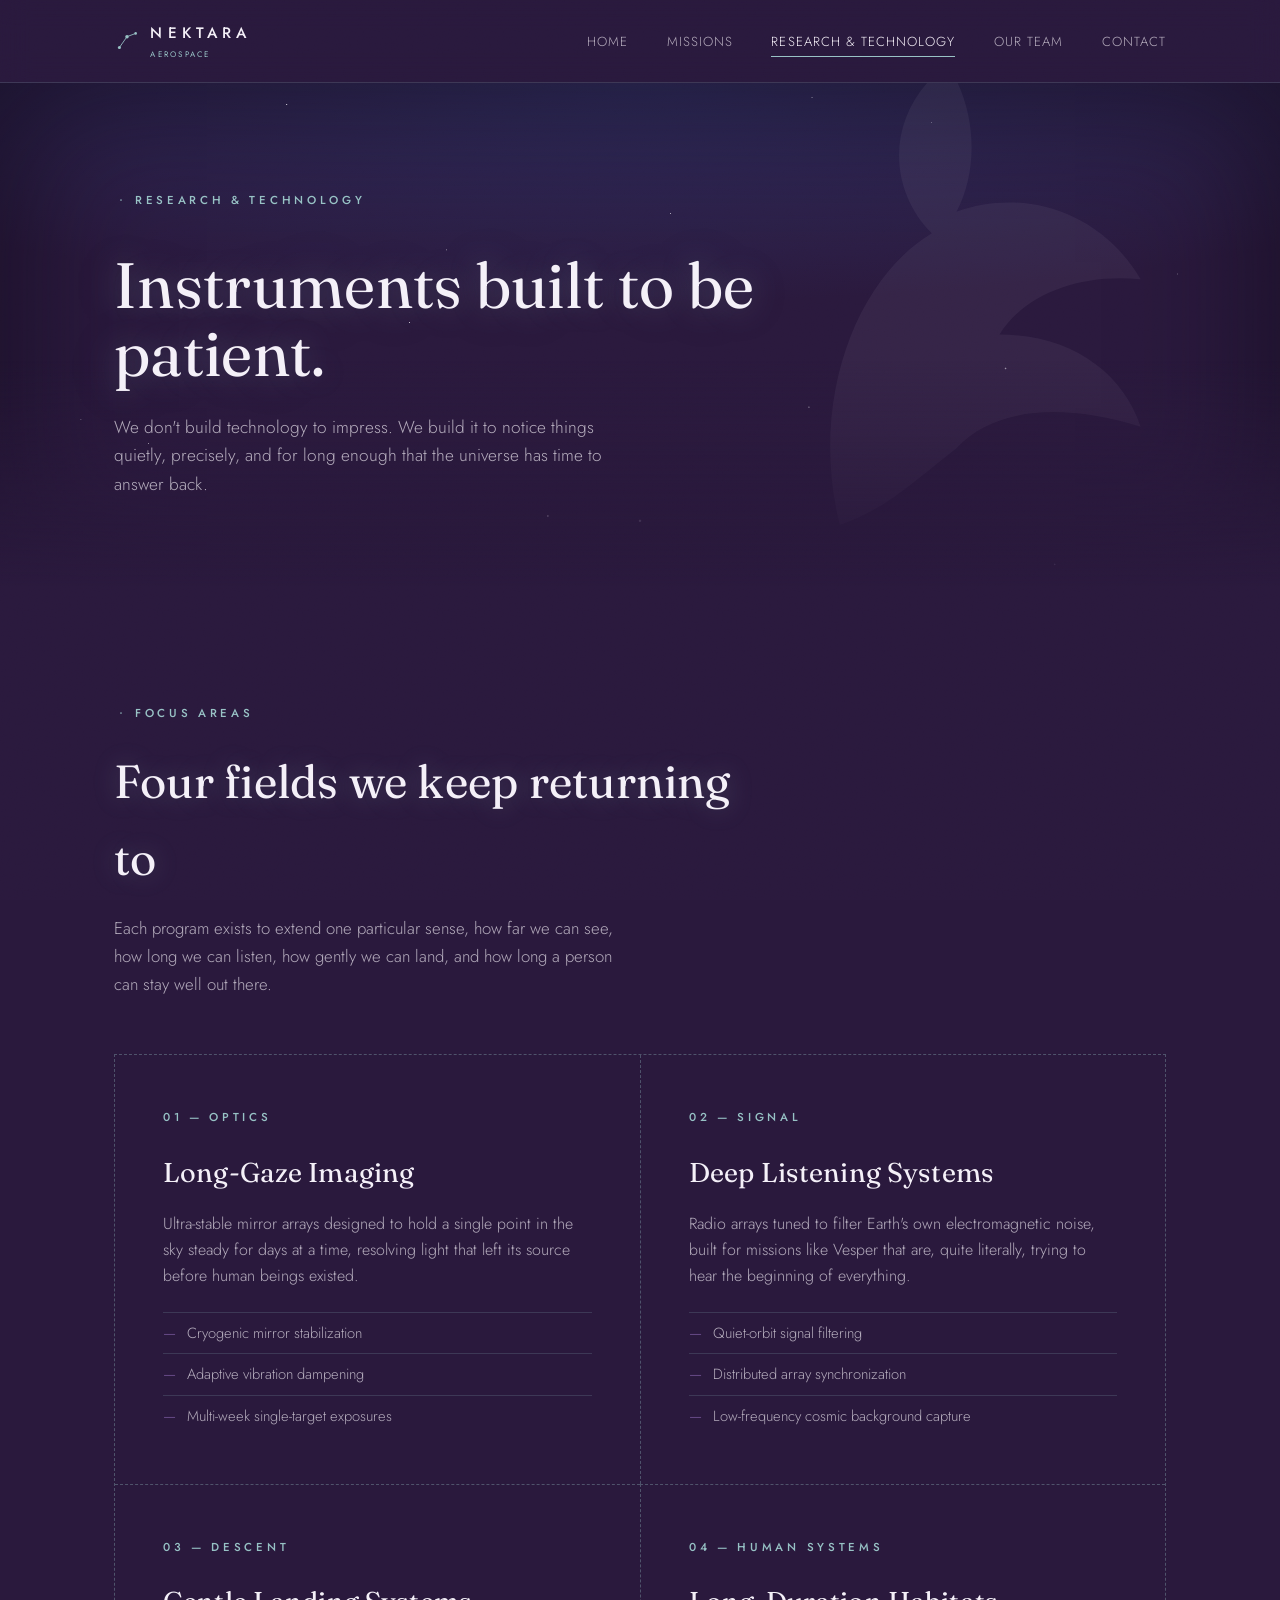
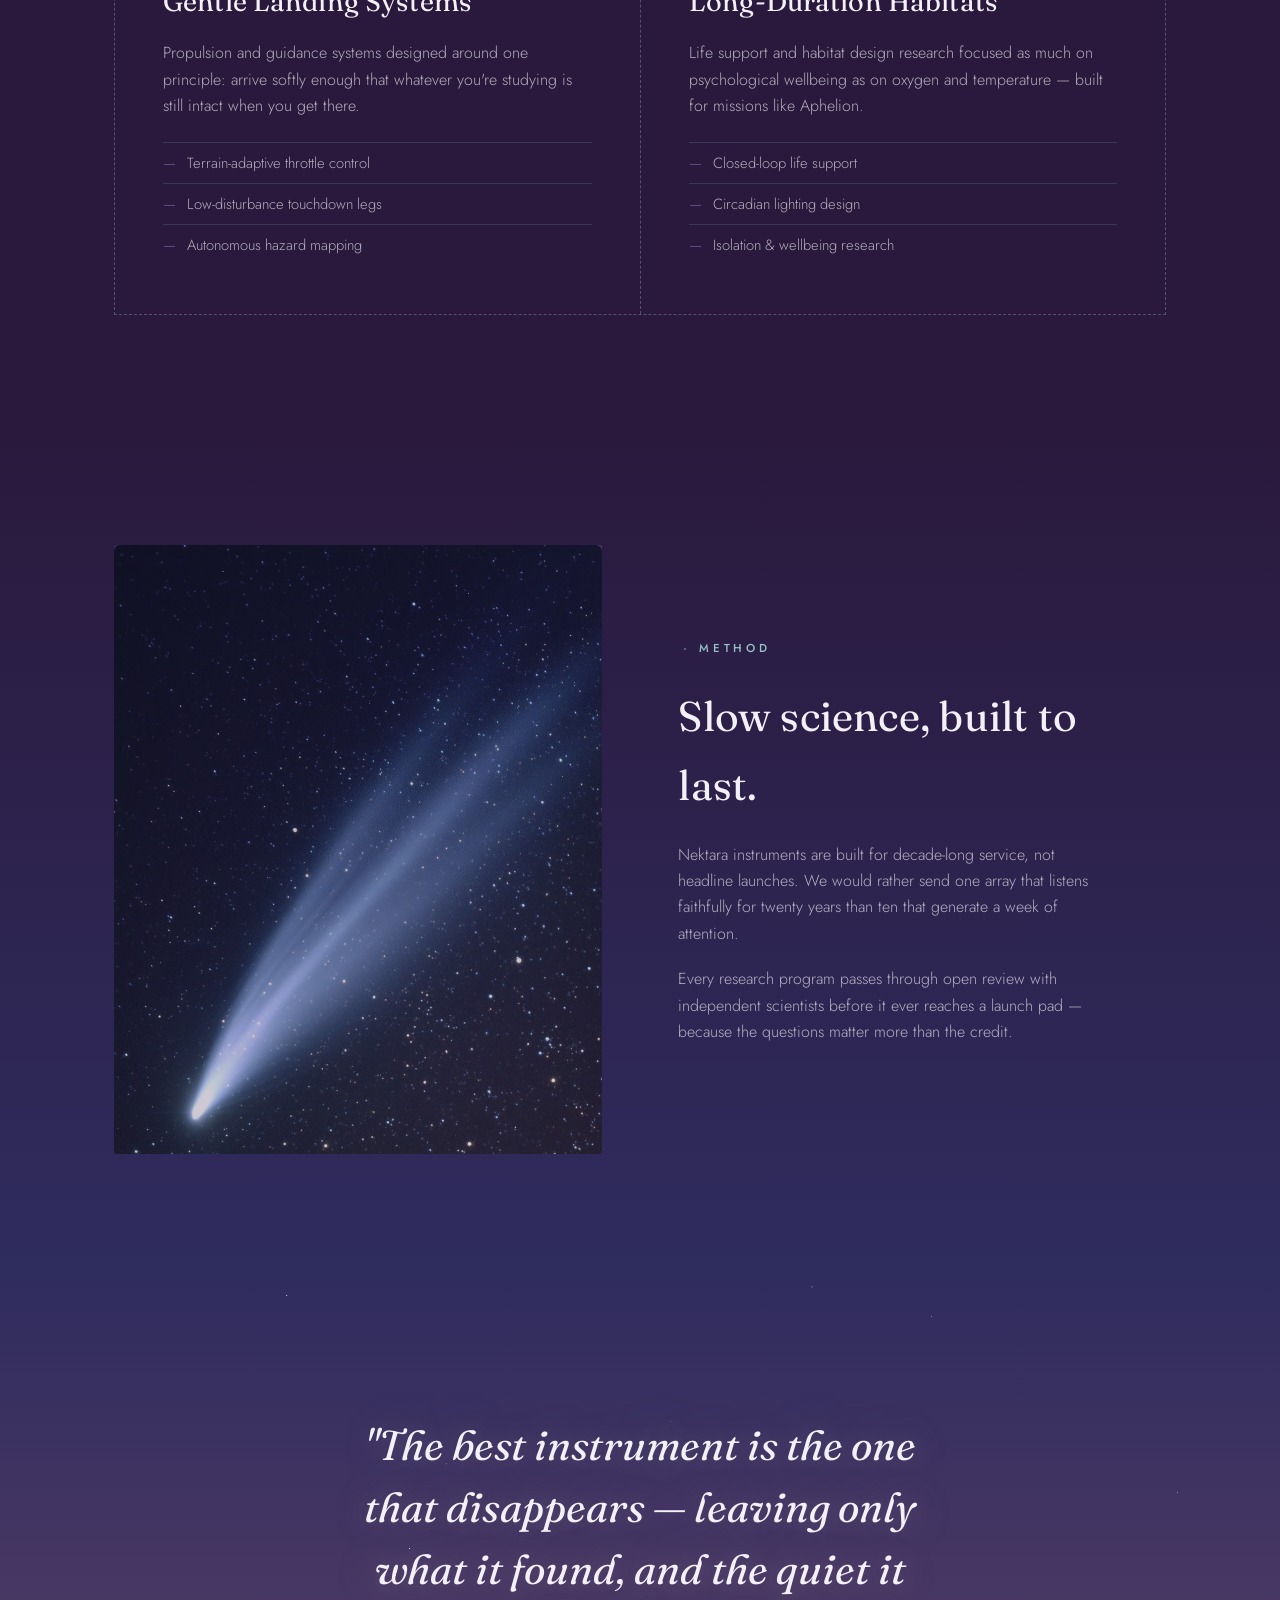
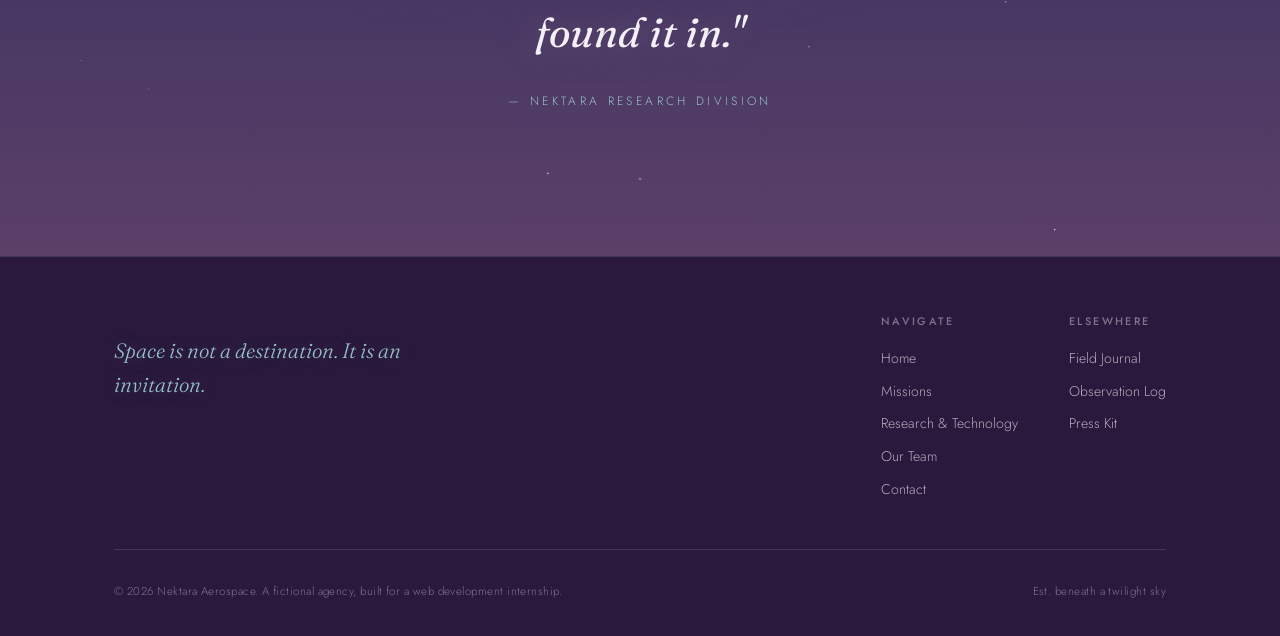
<file: research.html>
<!DOCTYPE html>
<html lang="en">
<head>
<meta charset="UTF-8">
<meta name="viewport" content="width=device-width, initial-scale=1.0">
<title>Research &amp; Technology — Nektara Aerospace</title>
<meta name="description" content="Innovative aerospace technologies and exploratory initiatives from Nektara Aerospace, built in service of curiosity rather than spectacle.">
<link rel="stylesheet" href="style.css">
</head>
<body>

<header class="site-header">
  <nav class="nav">
    <a href="index.html" class="brand">
      <svg viewBox="0 0 24 24" fill="none"><circle cx="5" cy="18" r="1.4" fill="#97C2C5"/><circle cx="12" cy="8" r="1.6" fill="#97C2C5"/><circle cx="20" cy="5" r="1.2" fill="#97C2C5"/><path d="M5 18L12 8L20 5" stroke="#97C2C5" stroke-width="0.8"/></svg>
      <span>NEKTARA<small>AEROSPACE</small></span>
    </a>
    <input type="checkbox" id="navToggle" class="nav-toggle-checkbox">
    <ul class="nav-links">
      <li><a href="index.html">Home</a></li>
      <li><a href="missions.html">Missions</a></li>
      <li><a href="research.html" aria-current="page">Research &amp; Technology</a></li>
      <li><a href="team.html">Our Team</a></li>
      <li><a href="contact.html">Contact</a></li>
    </ul>
    <label for="navToggle" class="nav-toggle" aria-label="Toggle navigation">
      <svg width="18" height="12" viewBox="0 0 18 12" fill="none"><path d="M0 1H18M0 6H18M0 11H18" stroke="#F4F0F8"/></svg>
    </label>
  </nav>
</header>

<main>

  <section class="hero short page-banner">
    <div class="stars"></div>
    <div class="hero-inner">
      <span class="eyebrow">
        <svg viewBox="0 0 24 24" fill="none"><circle cx="12" cy="12" r="1.5" fill="#97C2C5"/></svg>
        Research &amp; Technology
      </span>
      <h1>Instruments built to be patient.</h1>
      <p class="lede">We don't build technology to impress. We build it to notice things quietly, precisely, and for long enough that the universe has time to answer back.</p>
    </div>
  </section>

  <section class="section section-dark">
    <div class="container">
      <div class="section-head reveal">
        <span class="eyebrow"><svg viewBox="0 0 24 24" fill="none"><circle cx="12" cy="12" r="1.5" fill="#97C2C5"/></svg>Focus areas</span>
        <h2>Four fields we keep returning to</h2>
        <p>Each program exists to extend one particular sense, how far we can see, how long we can listen, how gently we can land, and how long a person can stay well out there.</p>
      </div>
      <div class="tech-grid">
        <div class="tech-card reveal">
          <span class="eyebrow">01 — Optics</span>
          <h3>Long-Gaze Imaging</h3>
          <p>Ultra-stable mirror arrays designed to hold a single point in the sky steady for days at a time, resolving light that left its source before human beings existed.</p>
          <ul>
            <li>Cryogenic mirror stabilization</li>
            <li>Adaptive vibration dampening</li>
            <li>Multi-week single-target exposures</li>
          </ul>
        </div>
        <div class="tech-card reveal reveal-delay-1">
          <span class="eyebrow">02 — Signal</span>
          <h3>Deep Listening Systems</h3>
          <p>Radio arrays tuned to filter Earth's own electromagnetic noise, built for missions like Vesper that are, quite literally, trying to hear the beginning of everything.</p>
          <ul>
            <li>Quiet-orbit signal filtering</li>
            <li>Distributed array synchronization</li>
            <li>Low-frequency cosmic background capture</li>
          </ul>
        </div>
        <div class="tech-card reveal reveal-delay-2">
          <span class="eyebrow">03 — Descent</span>
          <h3>Gentle Landing Systems</h3>
          <p>Propulsion and guidance systems designed around one principle: arrive softly enough that whatever you're studying is still intact when you get there.</p>
          <ul>
            <li>Terrain-adaptive throttle control</li>
            <li>Low-disturbance touchdown legs</li>
            <li>Autonomous hazard mapping</li>
          </ul>
        </div>
        <div class="tech-card reveal">
          <span class="eyebrow">04 — Human Systems</span>
          <h3>Long-Duration Habitats</h3>
          <p>Life support and habitat design research focused as much on psychological wellbeing as on oxygen and temperature — built for missions like Aphelion.</p>
          <ul>
            <li>Closed-loop life support</li>
            <li>Circadian lighting design</li>
            <li>Isolation &amp; wellbeing research</li>
          </ul>
        </div>
      </div>
    </div>
  </section>

  <section class="section section-indigo">
    <div class="container split">
      <figure class="reveal">
        <div class="stars">
           <img src="images/shootingstar.png" alt="A photograph of a shooting star, captured in a long exposure that shows the streak of light across the night sky." style="width:100%; height:auto; border-radius:0.4rem;">  
        </div>
      </figure>
      <div class="reveal reveal-delay-1">
        <span class="eyebrow"><svg viewBox="0 0 24 24" fill="none"><circle cx="12" cy="12" r="1.5" fill="#97C2C5"/></svg>Method</span>
        <h2 style="font-size:clamp(1.9rem,3.6vw,2.6rem); margin:1.1rem 0 1.4rem; max-width:16ch;">Slow science, built to last.</h2>
        <p style="color:var(--paper-dim); max-width:48ch; margin-bottom:1.2rem;">Nektara instruments are built for decade-long service, not headline launches. We would rather send one array that listens faithfully for twenty years than ten that generate a week of attention.</p>
        <p style="color:var(--paper-dim); max-width:48ch;">Every research program passes through open review with independent scientists before it ever reaches a launch pad — because the questions matter more than the credit.</p>
      </div>
    </div>
  </section>

  <section class="section section-plum manifesto">
    <div class="stars" style="position:absolute; inset:0;"></div>
    <div class="container" style="position:relative; z-index:1;">
      <blockquote class="reveal">"The best instrument is the one that disappears — leaving only what it found, and the quiet it found it in."</blockquote>
      <cite class="reveal reveal-delay-1">— Nektara Research Division</cite>
    </div>
  </section>

</main>

<footer class="site-footer">
  <div class="container">
    <div class="footer-top">
      <p class="footer-tagline">Space is not a destination. It is an invitation.</p>
      <div class="footer-links">
        <div class="footer-col">
          <h4>Navigate</h4>
          <a href="index.html">Home</a>
          <a href="missions.html">Missions</a>
          <a href="research.html">Research &amp; Technology</a>
          <a href="team.html">Our Team</a>
          <a href="contact.html">Contact</a>
        </div>
        <div class="footer-col">
          <h4>Elsewhere</h4>
          <span>Field Journal</span>
          <span>Observation Log</span>
          <span>Press Kit</span>
        </div>
      </div>
    </div>
    <div class="footer-bottom">
      <span>&copy; 2026 Nektara Aerospace. A fictional agency, built for a web development internship.</span>
      <span>Est. beneath a twilight sky</span>
    </div>
  </div>
</footer>

</body>
</html>
</file>
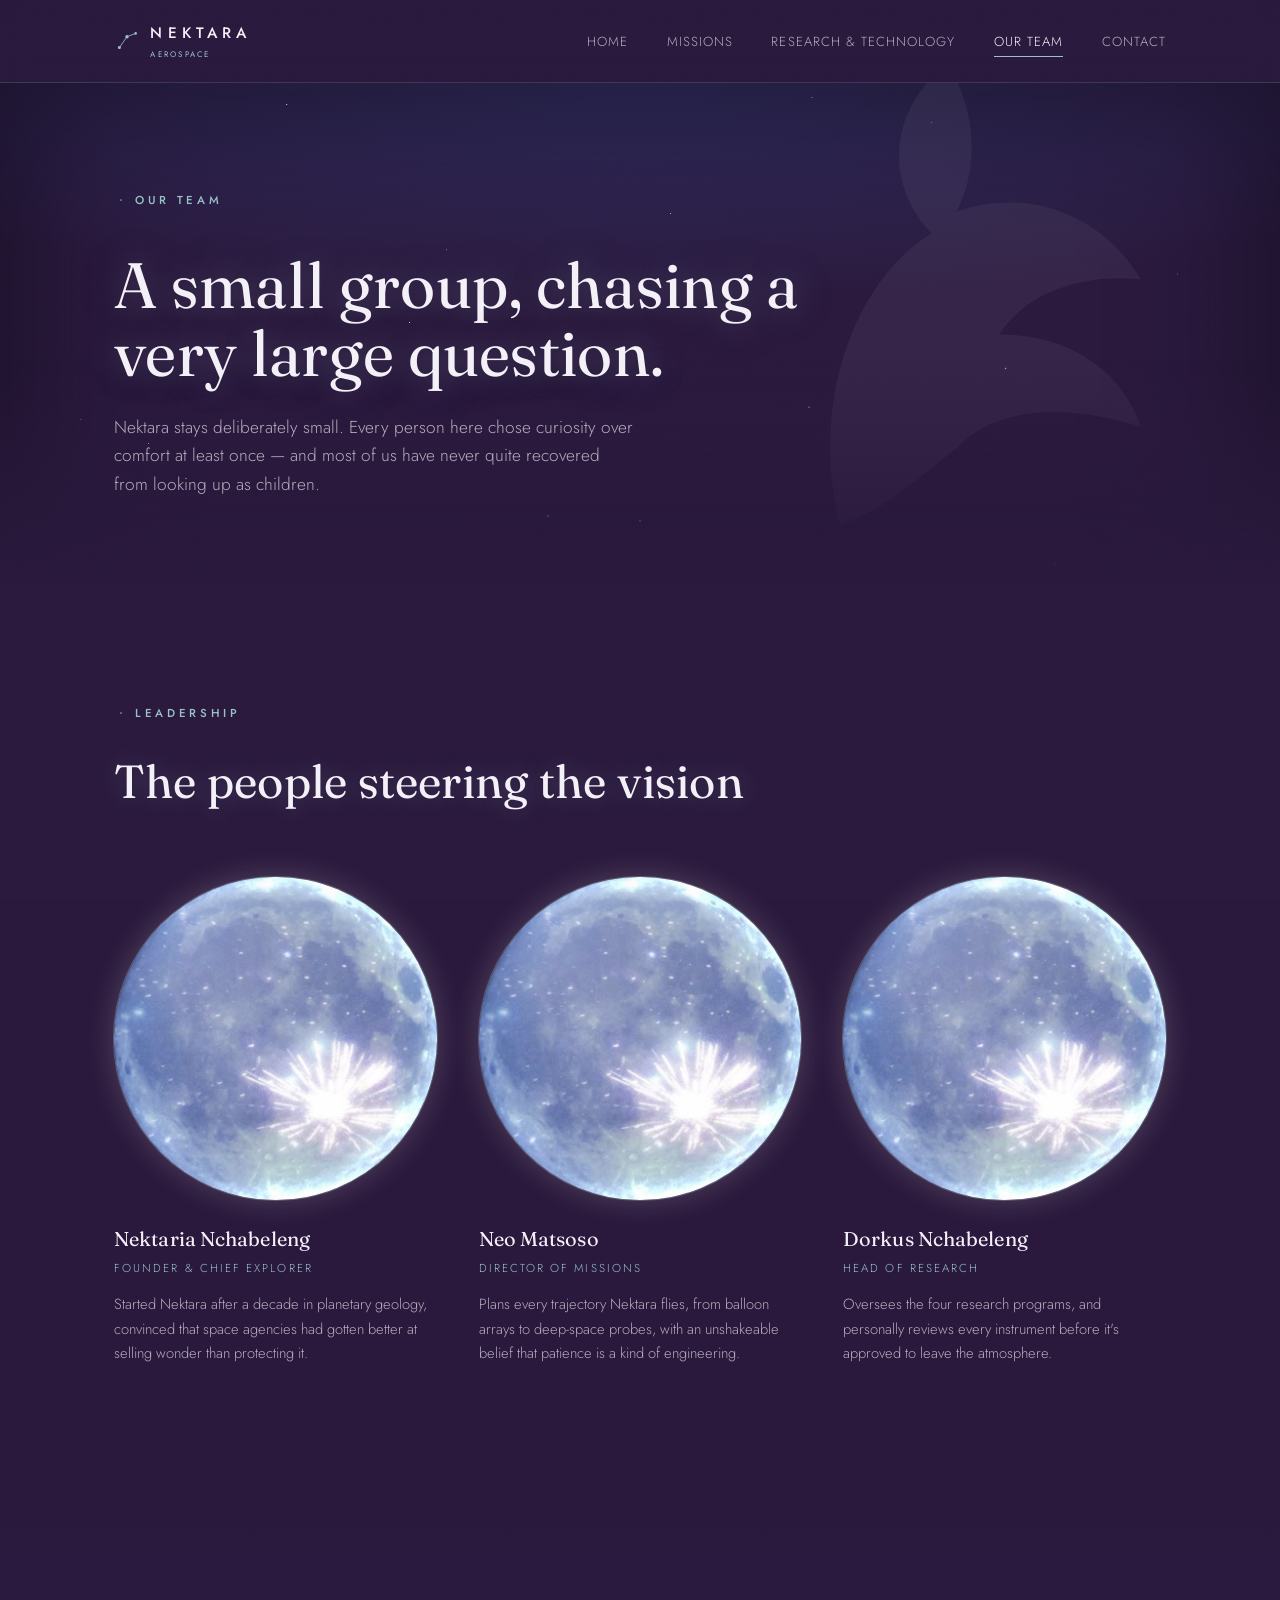
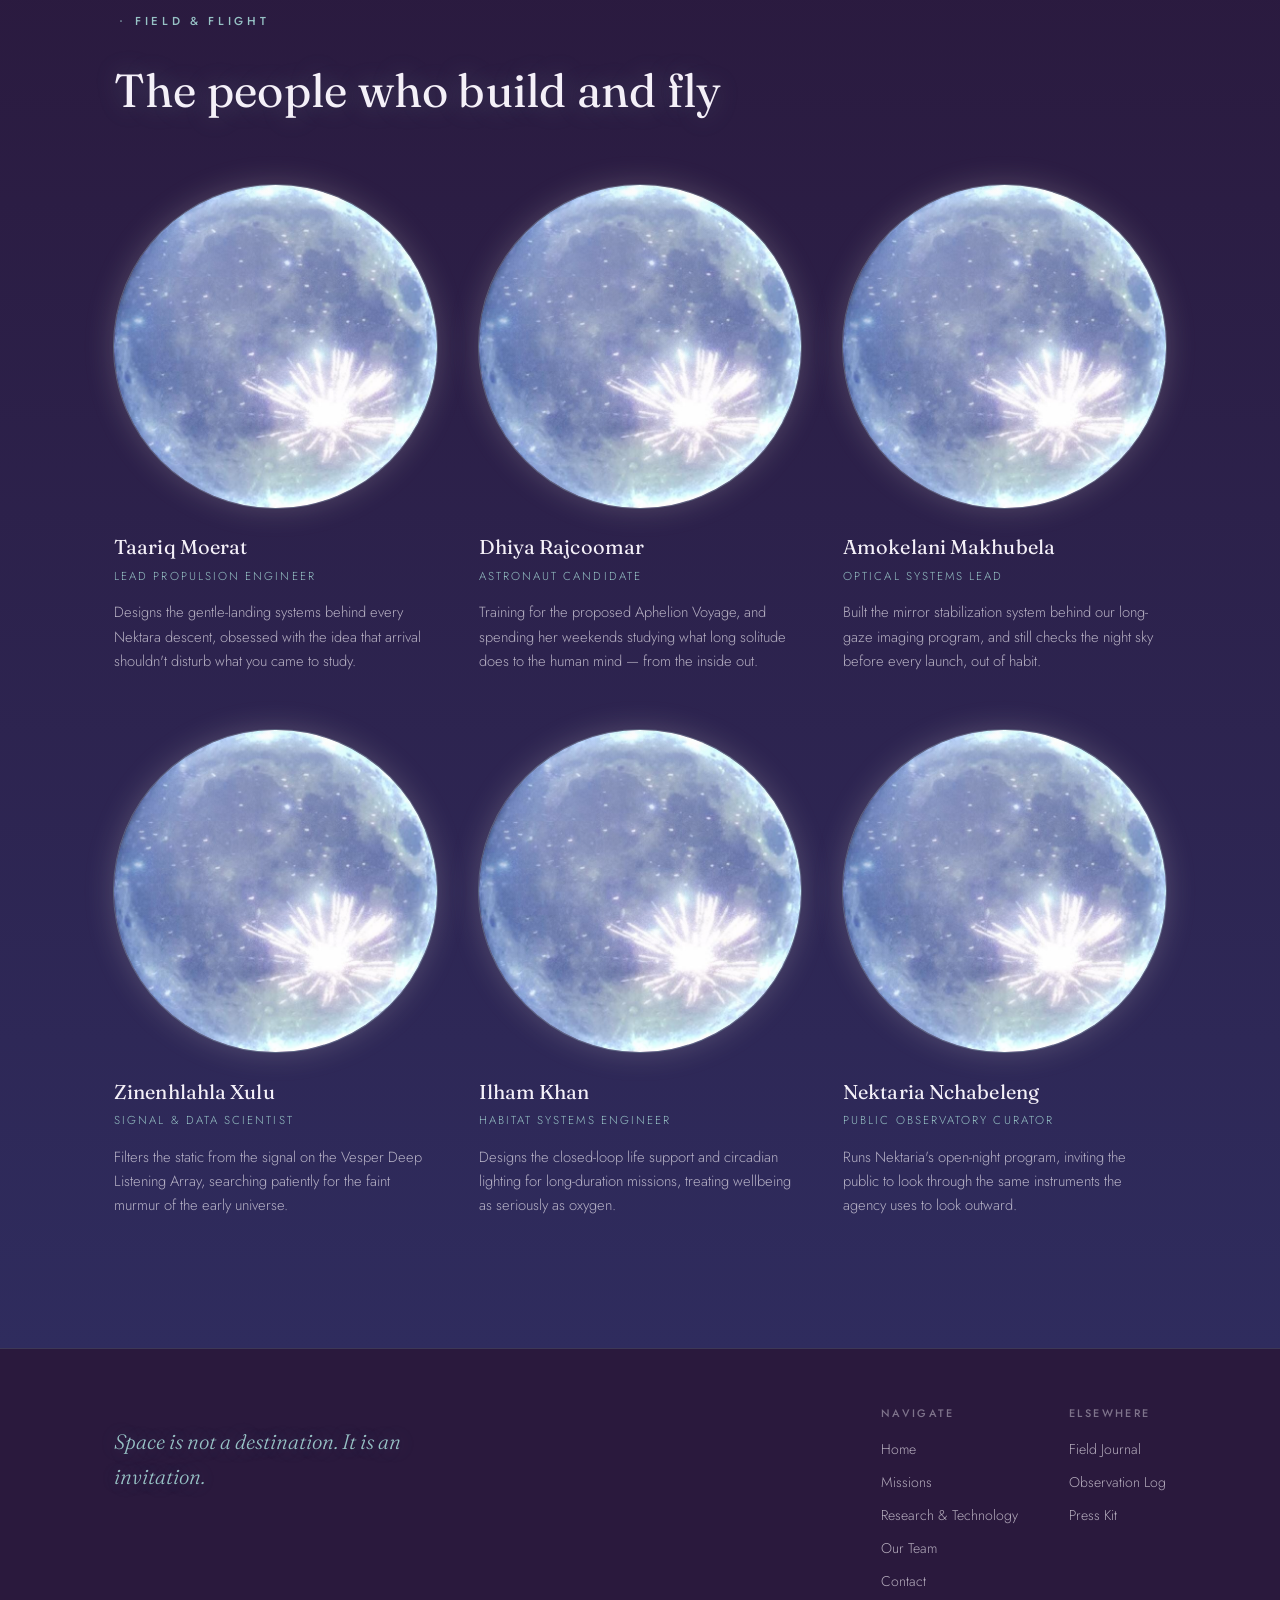
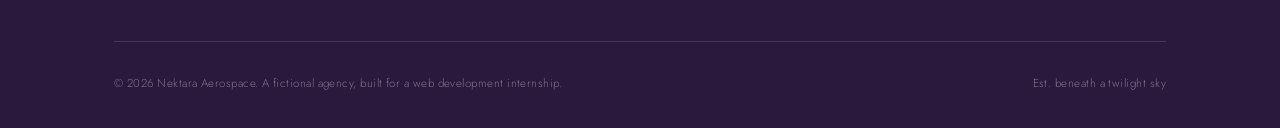
<file: team.html>
<!DOCTYPE html>
<html lang="en">
<head>
<meta charset="UTF-8">
<meta name="viewport" content="width=device-width, initial-scale=1.0">
<title>Our Team — Nektara Aerospace</title>
<meta name="description" content="The fictional scientists, engineers, astronauts, and researchers whose shared passion drives Nektara Aerospace.">
<link rel="stylesheet" href="style.css">
</head>
<body>

<header class="site-header">
  <nav class="nav">
    <a href="index.html" class="brand">
      <svg viewBox="0 0 24 24" fill="none"><circle cx="5" cy="18" r="1.4" fill="#97C2C5"/><circle cx="12" cy="8" r="1.6" fill="#97C2C5"/><circle cx="20" cy="5" r="1.2" fill="#97C2C5"/><path d="M5 18L12 8L20 5" stroke="#97C2C5" stroke-width="0.8"/></svg>
      <span>NEKTARA<small>AEROSPACE</small></span>
    </a>
    <input type="checkbox" id="navToggle" class="nav-toggle-checkbox">
    <ul class="nav-links">
      <li><a href="index.html">Home</a></li>
      <li><a href="missions.html">Missions</a></li>
      <li><a href="research.html">Research &amp; Technology</a></li>
      <li><a href="team.html" aria-current="page">Our Team</a></li>
      <li><a href="contact.html">Contact</a></li>
    </ul>
    <label for="navToggle" class="nav-toggle" aria-label="Toggle navigation">
      <svg width="18" height="12" viewBox="0 0 18 12" fill="none"><path d="M0 1H18M0 6H18M0 11H18" stroke="#F4F0F8"/></svg>
    </label>
  </nav>
</header>

<main>

  <section class="hero short page-banner">
    <div class="stars"></div>
    <div class="hero-inner">
      <span class="eyebrow">
        <svg viewBox="0 0 24 24" fill="none"><circle cx="12" cy="12" r="1.5" fill="#97C2C5"/></svg>
        Our Team
      </span>
      <h1>A small group, chasing a very large question.</h1>
      <p class="lede">Nektara stays deliberately small. Every person here chose curiosity over comfort at least once — and most of us have never quite recovered from looking up as children.</p>
    </div>
  </section>

  <section class="section section-dark">
    <div class="container">
      <div class="section-head reveal">
        <span class="eyebrow"><svg viewBox="0 0 24 24" fill="none"><circle cx="12" cy="12" r="1.5" fill="#97C2C5"/></svg>Leadership</span>
        <h2>The people steering the vision</h2>
      </div>
      <div class="team-grid">
        <div class="member reveal">
          <div class="avatar">
            <img src="images/shimmering.png" alt="A photograph of Nektaria Nchabeleng, the founder and chief explorer of Nektara Aerospace, standing beneath a twilight sky with a telescope in the background.">
          </div>
          <h3>Nektaria Nchabeleng</h3>
          <span class="role">Founder &amp; Chief Explorer</span>
          <p>Started Nektara after a decade in planetary geology, convinced that space agencies had gotten better at selling wonder than protecting it.</p>
        </div>
        <div class="member reveal reveal-delay-1">
          <div class="avatar">
            <img src="images/shimmering.png" alt="A photograph of Neo Matsoso, the Director of Missions at Nektara Aerospace, standing in front of a launch pad with a rocket in the background.">
          </div>
          <h3>Neo Matsoso</h3>
          <span class="role">Director of Missions</span>
          <p>Plans every trajectory Nektara flies, from balloon arrays to deep-space probes, with an unshakeable belief that patience is a kind of engineering.</p>
        </div>
        <div class="member reveal reveal-delay-2">
          <div class="avatar">
            <img src="images/shimmering.png" alt="A photograph of Dorkus Nchabeleng, the Head of Research at Nektara Aerospace, standing in a laboratory with various scientific instruments in the background.">
          </div>
          <h3>Dorkus Nchabeleng</h3>
          <span class="role">Head of Research</span>
          <p>Oversees the four research programs, and personally reviews every instrument before it's approved to leave the atmosphere.</p>
        </div>
      </div>
    </div>
  </section>

  <section class="section section-indigo">
    <div class="container">
      <div class="section-head reveal">
        <span class="eyebrow"><svg viewBox="0 0 24 24" fill="none"><circle cx="12" cy="12" r="1.5" fill="#97C2C5"/></svg>Field &amp; Flight</span>
        <h2>The people who build and fly</h2>
      </div>
      <div class="team-grid">
        <div class="member reveal">
          <div class="avatar">
            <img src="images/shimmering.png" alt="A photograph of Taariq Moerat, the Lead Propulsion Engineer at Nektara Aerospace, standing in a spacecraft control room.">
          </div>
          <h3>Taariq Moerat</h3>
          <span class="role">Lead Propulsion Engineer</span>
          <p>Designs the gentle-landing systems behind every Nektara descent, obsessed with the idea that arrival shouldn't disturb what you came to study.</p>
        </div>
        <div class="member reveal reveal-delay-1">
          <div class="avatar">
            <img src="images/shimmering.png" alt="A photograph of Dhiya Rajcoomar, the Astronaut Candidate at Nektara Aerospace, standing in a training facility.">
          </div>
          <h3>Dhiya Rajcoomar</h3>
          <span class="role">Astronaut Candidate</span>
          <p>Training for the proposed Aphelion Voyage, and spending her weekends studying what long solitude does to the human mind — from the inside out.</p>
        </div>
        <div class="member reveal reveal-delay-2">
          <div class="avatar">
            <img src="images/shimmering.png" alt="A photograph of Amokelani Makhubela, the Optical Systems Lead at Nektara Aerospace, standing in a clean room with optical instruments.">
          </div>
          <h3>Amokelani Makhubela</h3>
          <span class="role">Optical Systems Lead</span>
          <p>Built the mirror stabilization system behind our long-gaze imaging program, and still checks the night sky before every launch, out of habit.</p>
        </div>
        <div class="member reveal">
          <div class="avatar">
            <img src="images/shimmering.png" alt="A photograph of Zinenhlahla Xulu, the Signal & Data Scientist at Nektara Aerospace, standing in a control room with data displays.">
          </div>
          <h3>Zinenhlahla Xulu</h3>
          <span class="role">Signal &amp; Data Scientist</span>
          <p>Filters the static from the signal on the Vesper Deep Listening Array, searching patiently for the faint murmur of the early universe.</p>
        </div>
        <div class="member reveal reveal-delay-1">
          <div class="avatar">
            <img src="images/shimmering.png" alt="A photograph of Ilham Khan, the Habitat Systems Engineer at Nektara Aerospace, standing in a habitat design laboratory.">
          </div>
          <h3>Ilham Khan</h3>
          <span class="role">Habitat Systems Engineer</span>
          <p>Designs the closed-loop life support and circadian lighting for long-duration missions, treating wellbeing as seriously as oxygen.</p>
        </div>
        <div class="member reveal reveal-delay-2">
          <div class="avatar">
            <img src="images/shimmering.png" alt="A photograph of Nektaria Nchabeleng, the Public Observatory Curator at Nektara Aerospace, standing in front of a telescope.">
          </div>
          <h3>Nektaria Nchabeleng</h3>
          <span class="role">Public Observatory Curator</span>
          <p>Runs Nektaria's open-night program, inviting the public to look through the same instruments the agency uses to look outward.</p>
        </div>
      </div>
    </div>
  </section>

</main>

<footer class="site-footer">
  <div class="container">
    <div class="footer-top">
      <p class="footer-tagline">Space is not a destination. It is an invitation.</p>
      <div class="footer-links">
        <div class="footer-col">
          <h4>Navigate</h4>
          <a href="index.html">Home</a>
          <a href="missions.html">Missions</a>
          <a href="research.html">Research &amp; Technology</a>
          <a href="team.html">Our Team</a>
          <a href="contact.html">Contact</a>
        </div>
        <div class="footer-col">
          <h4>Elsewhere</h4>
          <span>Field Journal</span>
          <span>Observation Log</span>
          <span>Press Kit</span>
        </div>
      </div>
    </div>
    <div class="footer-bottom">
      <span>&copy; 2026 Nektara Aerospace. A fictional agency, built for a web development internship.</span>
      <span>Est. beneath a twilight sky</span>
    </div>
  </div>
</footer>

</body>
</html>
</file>
<file: style.css>
/* ============================================================
   NEKTARA AEROSPACE — design tokens
   Palette: void #2A193D · indigo #2F2C5E · plum #6D486C
            nebula #7F5DA3 · moonlight #97C2C5 · paper #F4F0F8
   Type: Fraunces (display) + Jost (body/utility)
   ============================================================ */

@import url('https://fonts.googleapis.com/css2?family=Fraunces:ital,opsz,wght@0,9..144,300;0,9..144,400;0,9..144,500;0,9..144,600;1,9..144,400;1,9..144,500&family=Jost:ital,wght@0,300;0,400;0,500;0,600;1,400&display=swap');

:root{
  --void:      #2A193D;
  --indigo:    #2F2C5E;
  --plum:      #6D486C;
  --nebula:    #7F5DA3;
  --moonlight: #97C2C5;
  --pearl:     #EDE3D8;
  --paper:     #F4F0F8;
  --paper-dim: rgba(244,240,248,0.68);
  --paper-faint: rgba(244,240,248,0.42);
  --hairline:  rgba(151,194,197,0.18);
  --hairline-strong: rgba(151,194,197,0.34);
  --glow-cool: rgba(151,194,197,0.28);
  --glow-warm: rgba(237,227,216,0.22);

  --display: 'Fraunces', serif;
  --body:    'Jost', sans-serif;

  --container: 1180px;
  --gutter: clamp(1.5rem, 5vw, 4rem);
  --ease: cubic-bezier(.22,.61,.36,1);
}

*, *::before, *::after{ box-sizing: border-box; }

html{
  scroll-behavior: smooth;
}

@media (prefers-reduced-motion: reduce){
  html{ scroll-behavior: auto; }
  *, *::before, *::after{
    animation-duration: 0.001ms !important;
    animation-iteration-count: 1 !important;
    transition-duration: 0.001ms !important;
    scroll-behavior: auto !important;
  }
}

body{
  margin: 0;
  background: var(--void);
  color: var(--paper);
  font-family: var(--body);
  font-weight: 300;
  line-height: 1.65;
  -webkit-font-smoothing: antialiased;
  overflow-x: hidden;
  position: relative;
}

/* Soft film-grain, like the texture on worn cassette packaging */
body::before{
  content: '';
  position: fixed;
  inset: 0;
  z-index: 500;
  pointer-events: none;
  opacity: 0.05;
  mix-blend-mode: overlay;
  background-image: url("data:image/svg+xml;utf8,<svg xmlns='http://www.w3.org/2000/svg' width='140' height='140'><filter id='n'><feTurbulence type='fractalNoise' baseFrequency='0.85' numOctaves='2' stitchTiles='stitch'/></filter><rect width='100%25' height='100%25' filter='url(%23n)'/></svg>");
}

img{ max-width: 100%; display: block; }
a{ color: inherit; text-decoration: none; }
ul{ margin: 0; padding: 0; list-style: none; }
button{ font-family: inherit; }

h1, h2, h3, h4{
  font-family: var(--display);
  font-weight: 400;
  margin: 0;
  color: var(--paper);
  letter-spacing: 0.005em;
}

::selection{ background: var(--nebula); color: var(--paper); }

:focus-visible{
  outline: 1px solid var(--moonlight);
  outline-offset: 4px;
}

.container{
  max-width: var(--container);
  margin: 0 auto;
  padding: 0 var(--gutter);
}

.eyebrow{
  display: inline-flex;
  align-items: center;
  gap: 0.6em;
  font-family: var(--body);
  font-size: 0.72rem;
  letter-spacing: 0.32em;
  text-transform: uppercase;
  color: var(--moonlight);
  font-weight: 500;
}
.eyebrow svg{ width: 14px; height: 14px; flex-shrink: 0; opacity: .85; }

/* ---------------- Starfield (pure CSS, no JS) ---------------- */
.stars{
  position: absolute;
  inset: 0;
  overflow: hidden;
  pointer-events: none;
  z-index: 0;
}
.stars::before,
.stars::after{
  content: '';
  position: absolute;
  inset: -10% -10%;
  background-image:
    radial-gradient(1.5px 1.5px at 8% 22%, var(--paper) 0%, transparent 60%),
    radial-gradient(1px 1px at 18% 68%, var(--paper) 0%, transparent 60%),
    radial-gradient(1.5px 1.5px at 27% 12%, var(--paper) 0%, transparent 60%),
    radial-gradient(1px 1px at 35% 48%, var(--paper) 0%, transparent 60%),
    radial-gradient(2px 2px at 44% 80%, var(--paper) 0%, transparent 60%),
    radial-gradient(1px 1px at 52% 30%, var(--paper) 0%, transparent 60%),
    radial-gradient(1.5px 1.5px at 61% 62%, var(--paper) 0%, transparent 60%),
    radial-gradient(1px 1px at 69% 15%, var(--paper) 0%, transparent 60%),
    radial-gradient(2px 2px at 77% 88%, var(--paper) 0%, transparent 60%),
    radial-gradient(1px 1px at 85% 40%, var(--paper) 0%, transparent 60%),
    radial-gradient(1.5px 1.5px at 92% 70%, var(--paper) 0%, transparent 60%),
    radial-gradient(1px 1px at 5% 90%, var(--paper) 0%, transparent 60%),
    radial-gradient(1px 1px at 96% 10%, var(--paper) 0%, transparent 60%);
  animation: twinkle 7s ease-in-out infinite;
}
.stars::after{
  transform: scale(1.4) translate(6%, -8%);
  opacity: 0.6;
  animation-duration: 10s;
  animation-delay: 2.4s;
}
@keyframes twinkle{
  0%, 100%{ opacity: .35; }
  50%{ opacity: .85; }
}

/* ---------------- Nav ---------------- */
.site-header{
  position: sticky;
  top: 0;
  z-index: 100;
  background: rgba(42, 25, 61, 0.72);
  backdrop-filter: blur(14px);
  -webkit-backdrop-filter: blur(14px);
  border-bottom: 1px solid var(--hairline);
}
.nav{
  display: flex;
  align-items: center;
  justify-content: space-between;
  padding: 1.3rem var(--gutter);
  max-width: var(--container);
  margin: 0 auto;
}
.brand{
  display: flex;
  align-items: center;
  gap: 0.65rem;
  font-family: var(--body);
  font-size: 0.95rem;
  letter-spacing: 0.34em;
  font-weight: 500;
  color: var(--paper);
}
.brand svg{ width: 26px; height: 26px; }
.brand small{
  display: block;
  font-size: 0.5rem;
  letter-spacing: 0.28em;
  color: var(--moonlight);
  margin-top: 2px;
  font-weight: 400;
}
.nav-links{
  display: flex;
  gap: 2.4rem;
  align-items: center;
}
.nav-links a{
  position: relative;
  font-size: 0.82rem;
  letter-spacing: 0.08em;
  text-transform: uppercase;
  color: var(--paper-dim);
  padding-bottom: 6px;
  transition: color .3s var(--ease);
}
.nav-links a::after{
  content: '';
  position: absolute;
  left: 0; right: 0; bottom: 0;
  height: 1px;
  background: var(--moonlight);
  transform: scaleX(0);
  transform-origin: left;
  transition: transform .35s var(--ease);
}
.nav-links a:hover,
.nav-links a[aria-current="page"]{ color: var(--paper); }
.nav-links a:hover::after,
.nav-links a[aria-current="page"]::after{ transform: scaleX(1); }

.nav-toggle-checkbox{
  display: none;
}
.nav-toggle{
  display: none;
  background: none;
  border: 1px solid var(--hairline-strong);
  border-radius: 4px;
  width: 40px;
  height: 40px;
  color: var(--paper);
  cursor: pointer;
  align-items: center;
  justify-content: center;
}

@media (max-width: 860px){
  .nav-links{
    position: absolute;
    top: 100%;
    left: 0; right: 0;
    background: var(--void);
    border-bottom: 1px solid var(--hairline);
    flex-direction: column;
    gap: 0;
    max-height: 0;
    overflow: hidden;
    transition: max-height .4s var(--ease);
  }
  /* Pure-CSS toggle: checked checkbox reveals the sibling nav-links panel */
  .nav-toggle-checkbox:checked ~ .nav-links{ max-height: 340px; }
  .nav-links a{
    display: block;
    width: 100%;
    padding: 1.1rem var(--gutter);
    border-top: 1px solid var(--hairline);
  }
  .nav-toggle{ display: inline-flex; }
}

/* ---------------- Buttons ---------------- */
.btn{
  display: inline-flex;
  align-items: center;
  gap: 0.6em;
  padding: 0.95rem 2.1rem;
  border-radius: 3px;
  font-size: 0.82rem;
  letter-spacing: 0.14em;
  text-transform: uppercase;
  font-weight: 500;
  border: 1px solid var(--moonlight);
  color: var(--paper);
  background: transparent;
  cursor: pointer;
  position: relative;
  transition: box-shadow .4s var(--ease), color .35s var(--ease), transform .35s var(--ease), background .35s var(--ease);
}
.btn::before{
  content: '';
  position: absolute;
  inset: 4px;
  border: 1px dashed rgba(244,240,248,0.32);
  border-radius: 2px;
  pointer-events: none;
  transition: border-color .35s var(--ease);
}
.btn:hover{
  background: var(--moonlight);
  color: var(--void);
  transform: translateY(-2px);
  box-shadow: 0 0 26px var(--glow-cool);
}
.btn:hover::before{ border-color: rgba(42,25,61,0.35); }
.btn-solid{
  background: var(--nebula);
  border-color: var(--nebula);
  color: var(--paper);
}
.btn-solid:hover{
  background: var(--moonlight);
  border-color: var(--moonlight);
  color: var(--void);
}

/* ---------------- Hero (shared) ---------------- */
.hero{
  position: relative;
  min-height: 88vh;
  display: flex;
  align-items: center;
  overflow: hidden;
  background: radial-gradient(ellipse 120% 70% at 50% 0%, var(--indigo) 0%, var(--void) 62%);
  box-shadow: inset 0 0 10vw 2vw rgba(15,10,25,0.55);
}
.hero.short{ min-height: 56vh; }
.hero::before{
  content: '';
  position: absolute;
  inset: 0;
  background: linear-gradient(180deg, transparent 55%, var(--void) 100%);
  z-index: 1;
}
/* Faint abstract bird-curve watermark — an original decorative flourish,
   not a reproduction of any existing artwork */
.hero::after{
  content: '';
  position: absolute;
  right: -4%;
  bottom: -6%;
  width: min(48vw, 620px);
  height: min(48vw, 620px);
  z-index: 0;
  opacity: 0.05;
  pointer-events: none;
  background-image: url("data:image/svg+xml;utf8,<svg xmlns='http://www.w3.org/2000/svg' viewBox='0 0 200 200'><path d='M40 170 C 30 130, 45 90, 70 75 C 55 60, 55 35, 75 20 C 85 35, 85 55, 78 68 C 100 60, 125 68, 138 90 C 118 88, 100 95, 92 108 C 115 108, 132 120, 138 138 C 112 130, 90 132, 78 145 C 65 155, 55 165, 40 170 Z' fill='%23F4F0F8'/></svg>");
  background-repeat: no-repeat;
  background-size: contain;
}
.hero-inner{
  position: relative;
  z-index: 2;
  max-width: var(--container);
  margin: 0 auto;
  padding: 0 var(--gutter);
  width: 100%;
}
.hero h1{
  font-size: clamp(2.6rem, 6vw, 5rem);
  line-height: 1.06;
  font-weight: 400;
  max-width: 15ch;
  margin: 1.4rem 0 1.6rem;
  text-shadow: 0 0 30px var(--glow-cool), 0 0 70px rgba(127,93,163,0.18);
}
.hero h1 em{
  font-style: italic;
  font-weight: 500;
  background: linear-gradient(100deg, var(--moonlight) 0%, var(--pearl) 45%, var(--moonlight) 100%);
  background-size: 220% auto;
  -webkit-background-clip: text;
  background-clip: text;
  color: transparent;
  animation: shimmer 7s ease-in-out infinite;
}
@keyframes shimmer{
  0%, 100%{ background-position: 0% 50%; }
  50%{ background-position: 100% 50%; }
}
.hero p.lede{
  font-size: 1.15rem;
  color: var(--paper-dim);
  max-width: 46ch;
  margin: 0 0 2.4rem;
}
.hero-actions{ display: flex; gap: 1rem; flex-wrap: wrap; }

.constellation{
  position: absolute;
  z-index: 1;
  opacity: 0.9;
}
.constellation path{
  fill: none;
  stroke: var(--moonlight);
  stroke-width: 1;
  stroke-dasharray: 600;
  stroke-dashoffset: 600;
  animation: draw-line 2.6s var(--ease) forwards;
  animation-delay: .3s;
}
.constellation circle{
  fill: var(--pearl);
  opacity: 0;
  animation: dot-in .6s ease forwards;
  animation-delay: 2.1s;
  filter: drop-shadow(0 0 4px var(--glow-warm));
}
@keyframes draw-line{ to{ stroke-dashoffset: 0; } }
@keyframes dot-in{ to{ opacity: 1; } }

.scroll-cue{
  position: absolute;
  bottom: 2.6rem;
  left: 50%;
  transform: translateX(-50%);
  z-index: 2;
  display: flex;
  flex-direction: column;
  align-items: center;
  gap: 0.6rem;
  color: var(--paper-faint);
  font-size: 0.68rem;
  letter-spacing: 0.3em;
  text-transform: uppercase;
}
.scroll-cue .line{
  width: 1px;
  height: 34px;
  background: linear-gradient(var(--moonlight), transparent);
  animation: drift 2.4s ease-in-out infinite alternate;
}
@keyframes drift{
  from{ transform: translateY(0); }
  to{ transform: translateY(-14px); }
}

/* ---------------- Sections ---------------- */
section{ position: relative; }
.section{ padding: clamp(4.5rem, 9vw, 8rem) 0; }
.section-dark{ background: var(--void); }
.section-indigo{ background: linear-gradient(180deg, var(--void), var(--indigo)); }
.section-plum{ background: linear-gradient(180deg, var(--indigo), var(--plum) 140%); }

.section-head{
  max-width: 640px;
  margin-bottom: 3.5rem;
}
.section-head h2{
  font-size: clamp(2rem, 4vw, 2.9rem);
  margin-top: 1rem;
  font-weight: 400;
  text-shadow: 0 0 26px var(--glow-cool);
}
.section-head p{
  color: var(--paper-dim);
  font-size: 1.05rem;
  margin-top: 1.1rem;
  max-width: 52ch;
}
.section-head.center{
  margin-left: auto;
  margin-right: auto;
  text-align: center;
}

hr.rule{
  border: none;
  height: 1px;
  background: var(--hairline);
  margin: 0;
}

/* ---------------- Fade-up entrance (pure CSS, plays once on load) ---------------- */
.reveal{
  animation: fade-up .9s var(--ease) both;
}
.reveal-delay-1{ animation-delay: .12s; }
.reveal-delay-2{ animation-delay: .24s; }
.reveal-delay-3{ animation-delay: .36s; }
@keyframes fade-up{
  from{ opacity: 0; transform: translateY(28px); }
  to{ opacity: 1; transform: translateY(0); }
}

/* ---------------- Pillars / cards ---------------- */
.pillars{
  display: grid;
  grid-template-columns: repeat(3, 1fr);
  border: 1px dashed var(--hairline-strong);
}
.pillar{
  background: var(--void);
  padding: 3rem 2.2rem;
  border-left: 1px dashed var(--hairline-strong);
}
.pillar:first-child{ border-left: none; }
.pillar .num{
  font-family: var(--display);
  font-style: italic;
  color: var(--nebula);
  font-size: 1rem;
}
.pillar h3{
  font-size: 1.5rem;
  margin: 1.2rem 0 1rem;
  font-weight: 400;
}
.pillar p{ color: var(--paper-dim); font-size: 0.98rem; }

@media (max-width: 780px){
  .pillars{ grid-template-columns: 1fr; }
  .pillar{ border-left: none; border-top: 1px dashed var(--hairline-strong); }
  .pillar:first-child{ border-top: none; }
}

/* ---------------- Manifesto / quote ---------------- */
.manifesto{
  text-align: center;
  padding: clamp(5rem, 12vw, 9rem) 0;
}
.manifesto blockquote{
  font-family: var(--display);
  font-style: italic;
  font-weight: 400;
  font-size: clamp(1.6rem, 3.4vw, 2.6rem);
  line-height: 1.5;
  max-width: 22ch;
  margin: 0 auto;
  color: var(--paper);
  text-shadow: 0 0 28px var(--glow-warm), 0 0 60px var(--glow-cool);
}
.manifesto cite{
  display: block;
  margin-top: 1.8rem;
  font-style: normal;
  font-size: 0.75rem;
  letter-spacing: 0.28em;
  text-transform: uppercase;
  color: var(--moonlight);
}

/* ---------------- Split layout ---------------- */
.split{
  display: grid;
  grid-template-columns: 1fr 1fr;
  gap: clamp(2.5rem, 6vw, 6rem);
  align-items: center;
}
@media (max-width: 860px){
  .split{ grid-template-columns: 1fr; }
}
.split figure{
  margin: 0;
  aspect-ratio: 4/5;
  border-radius: 2px;
  overflow: hidden;
  position: relative;
  background: linear-gradient(155deg, var(--indigo), var(--plum) 60%, var(--nebula));
}
.split figure .stars{ 
    position: absolute; 
}

.split figure img{
  width: 100%;
  height: 100%;
  object-fit: cover;
}

.split figure{
  position: relative;
}
.split figure::after{
  content: '';
  position: absolute;
  inset: 0;
  background: linear-gradient(155deg, rgba(47,44,94,0.35), rgba(109,72,108,0.25));
  pointer-events: none;
}

/* ---------------- Mission cards ---------------- */
.mission-list{
  display: flex;
  flex-direction: column;
}
.mission{
  display: grid;
  grid-template-columns: 120px 1fr auto;
  gap: 2rem;
  align-items: start;
  padding: 2.6rem 0;
  border-top: 1px dashed var(--hairline-strong);
}
.mission:last-child{ border-bottom: 1px dashed var(--hairline-strong); }
.mission .year{
  font-family: var(--display);
  font-style: italic;
  font-size: 1.4rem;
  color: var(--moonlight);
  text-shadow: 0 0 16px var(--glow-cool);
}
.mission h3{
  font-size: 1.5rem;
  font-weight: 400;
  margin-bottom: 0.7rem;
}
.mission p{ color: var(--paper-dim); max-width: 60ch; }
.status{
  align-self: start;
  justify-self: end;
  font-size: 0.68rem;
  letter-spacing: 0.2em;
  text-transform: uppercase;
  padding: 0.5rem 0.9rem;
  border-radius: 999px;
  white-space: nowrap;
  border: 1px solid var(--hairline-strong);
  color: var(--paper-dim);
}
.status.complete{ color: var(--moonlight); border-color: var(--moonlight); }
.status.active{ color: var(--void); background: var(--moonlight); border-color: var(--moonlight); }
.status.future{ color: var(--paper-faint); }

@media (max-width: 700px){
  .mission{ grid-template-columns: 1fr; gap: .6rem; }
  .status{ justify-self: start; }
}

/* ---------------- Tech / research grid ---------------- */
.tech-grid{
  display: grid;
  grid-template-columns: repeat(2, 1fr);
  border: 1px dashed var(--hairline-strong);
}
.tech-card{
  background: var(--void);
  padding: 3rem;
  border-left: 1px dashed var(--hairline-strong);
  border-top: 1px dashed var(--hairline-strong);
}
.tech-card:nth-child(-n+2){ border-top: none; }
.tech-card:nth-child(odd){ border-left: none; }
.tech-card .eyebrow{ margin-bottom: 1.4rem; }
.tech-card h3{ font-size: 1.7rem; font-weight: 400; margin-bottom: 1rem; }
.tech-card p{ color: var(--paper-dim); }
.tech-card ul{ margin-top: 1.4rem; }
.tech-card li{
  padding: 0.5rem 0;
  border-top: 1px solid var(--hairline);
  font-size: 0.92rem;
  color: var(--paper-dim);
  display: flex;
  gap: 0.7rem;
}
.tech-card li::before{ content: '—'; color: var(--nebula); }

@media (max-width: 780px){
  .tech-grid{ grid-template-columns: 1fr; }
  .tech-card{ border-left: none; border-top: 1px dashed var(--hairline-strong); }
  .tech-card:first-child{ border-top: none; }
  .tech-card:nth-child(2){ border-top: 1px dashed var(--hairline-strong); }
}

/* ---------------- Team ---------------- */
.team-grid{
  display: grid;
  grid-template-columns: repeat(auto-fit, minmax(240px, 1fr));
  gap: 2.6rem;
}
.member{
  text-align: left;
}
.avatar{
  aspect-ratio: 1;
  border-radius: 50%;
  background: linear-gradient(150deg, var(--plum), var(--nebula));
  display: flex;
  align-items: center;
  justify-content: center;
  font-family: var(--display);
  font-style: italic;
  font-size: 2.4rem;
  color: var(--paper);
  margin-bottom: 1.4rem;
  position: relative;
  overflow: hidden;
  box-shadow: 0 0 0 1px var(--hairline-strong), 0 0 30px var(--glow-warm);
}
.avatar::after{
  content: '';
  position: absolute;
  inset: 0;
  background: radial-gradient(circle at 30% 25%, rgba(244,240,248,0.28), transparent 55%);
}
.member h3{ font-size: 1.25rem; font-weight: 400; margin-bottom: 0.2rem; }
.member .role{
  font-size: 0.72rem;
  letter-spacing: 0.18em;
  text-transform: uppercase;
  color: var(--moonlight);
  display: block;
  margin-bottom: 0.9rem;
}
.member p{ font-size: 0.92rem; color: var(--paper-dim); }

/* ---------------- Contact ---------------- */
.contact-grid{
  display: grid;
  grid-template-columns: 1fr 1fr;
  gap: clamp(2.5rem, 6vw, 5rem);
}
@media (max-width: 860px){
  .contact-grid{ grid-template-columns: 1fr; }
}
.field{
  margin-bottom: 1.6rem;
}
.field label{
  display: block;
  font-size: 0.72rem;
  letter-spacing: 0.18em;
  text-transform: uppercase;
  color: var(--moonlight);
  margin-bottom: 0.7rem;
}
.field input,
.field textarea{
  width: 100%;
  background: transparent;
  border: none;
  border-bottom: 1px solid var(--hairline-strong);
  color: var(--paper);
  font-family: var(--body);
  font-size: 1rem;
  padding: 0.7rem 0.2rem;
  transition: border-color .3s var(--ease);
}
.field input::placeholder,
.field textarea::placeholder{ color: var(--paper-faint); }
.field input:focus,
.field textarea:focus{
  outline: none;
  border-color: var(--moonlight);
}
.field textarea{ resize: vertical; min-height: 110px; }

.contact-info h2{ font-size: clamp(1.9rem, 3.6vw, 2.6rem); margin-bottom: 1.4rem; }
.contact-info p{ color: var(--paper-dim); margin-bottom: 2.2rem; max-width: 42ch; }
.info-row{
  display: flex;
  justify-content: space-between;
  padding: 1.1rem 0;
  border-top: 1px solid var(--hairline);
  font-size: 0.92rem;
}
.info-row:last-child{ border-bottom: 1px solid var(--hairline); }
.info-row span:first-child{ color: var(--paper-faint); letter-spacing: 0.08em; text-transform: uppercase; font-size: 0.72rem; }

/* ---------------- Footer ---------------- */
.site-footer{
  background: var(--void);
  border-top: 1px solid var(--hairline);
  padding: 3.5rem 0 2.2rem;
}
.footer-top{
  display: flex;
  justify-content: space-between;
  align-items: flex-start;
  gap: 2rem;
  flex-wrap: wrap;
  padding-bottom: 2.4rem;
}
.footer-tagline{
  font-family: var(--display);
  font-style: italic;
  font-size: 1.3rem;
  color: var(--moonlight);
  max-width: 26ch;
  text-shadow: 0 0 20px var(--glow-cool);
}
.footer-links{
  display: flex;
  gap: 3.2rem;
  flex-wrap: wrap;
}
.footer-col h4{
  font-size: 0.68rem;
  letter-spacing: 0.22em;
  text-transform: uppercase;
  color: var(--paper-faint);
  margin-bottom: 1rem;
  font-family: var(--body);
  font-weight: 500;
}
.footer-col a, .footer-col span{
  display: block;
  font-size: 0.88rem;
  color: var(--paper-dim);
  margin-bottom: 0.6rem;
}
.footer-col a:hover{ color: var(--moonlight); }
.footer-bottom{
  display: flex;
  justify-content: space-between;
  padding-top: 2rem;
  border-top: 1px solid var(--hairline);
  font-size: 0.72rem;
  color: var(--paper-faint);
  letter-spacing: 0.04em;
  flex-wrap: wrap;
  gap: 0.6rem;
}

/* ---------------- Page banner (non-home) ---------------- */
.page-banner{
  padding-top: 3.5rem;
}
.page-banner .eyebrow{ margin-bottom: 1.2rem; }
.page-banner h1{
  font-size: clamp(2.4rem, 5.4vw, 4rem);
  max-width: 18ch;
  font-weight: 400;
}
.page-banner p.lede{
  color: var(--paper-dim);
  font-size: 1.08rem;
  max-width: 52ch;
  margin-top: 1.3rem;
}
</file>
